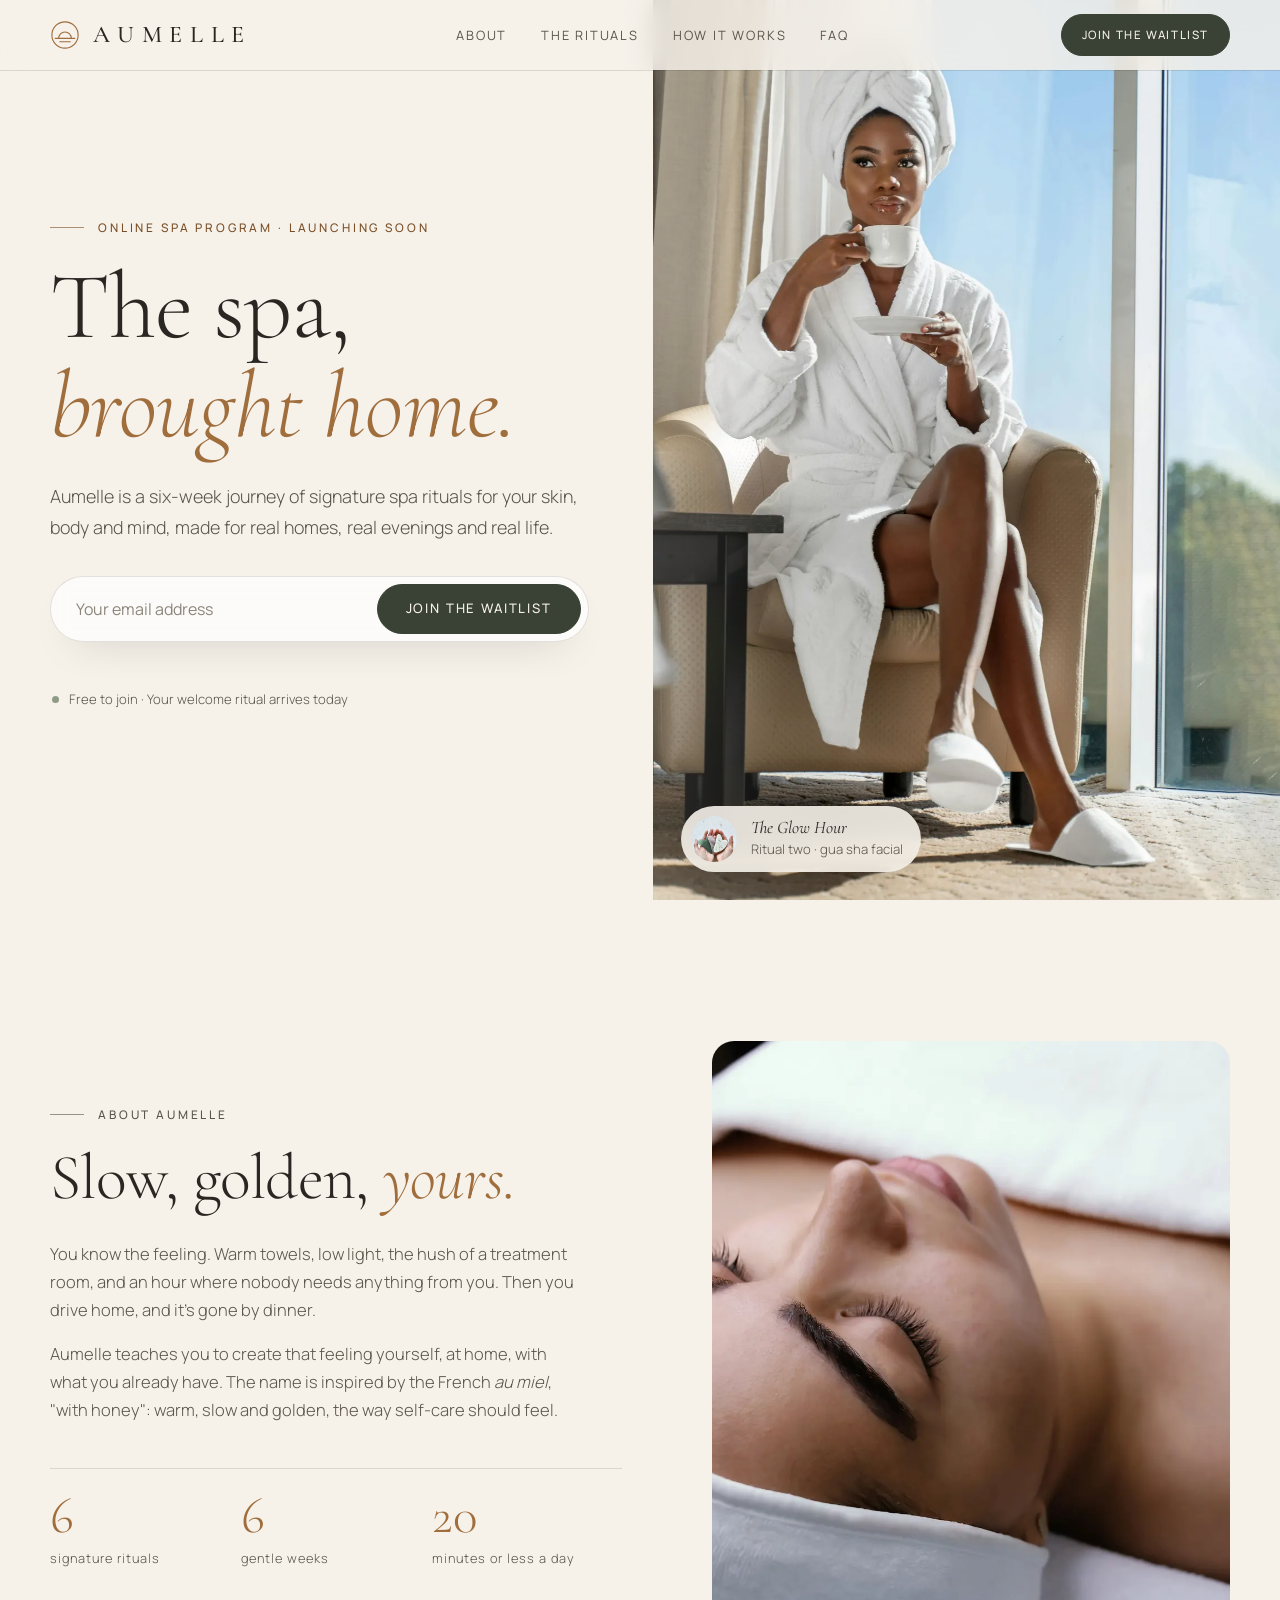
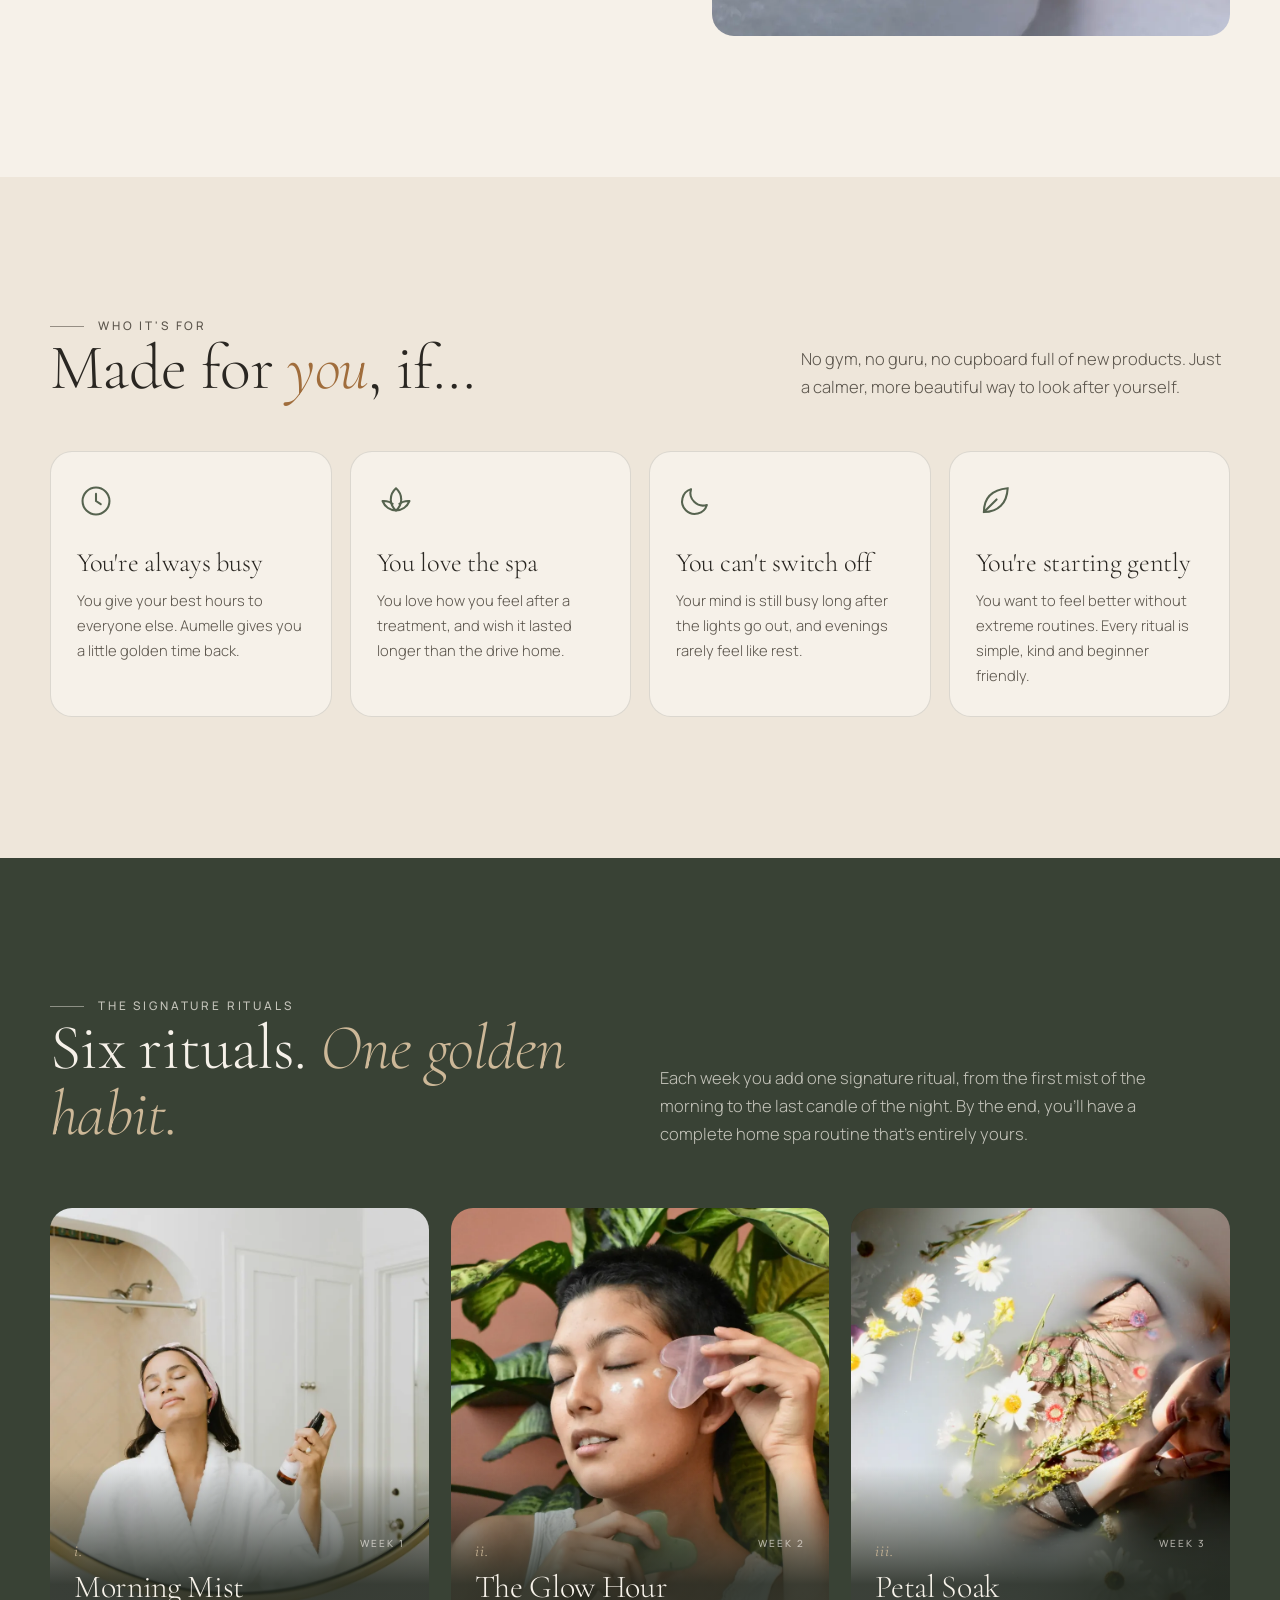
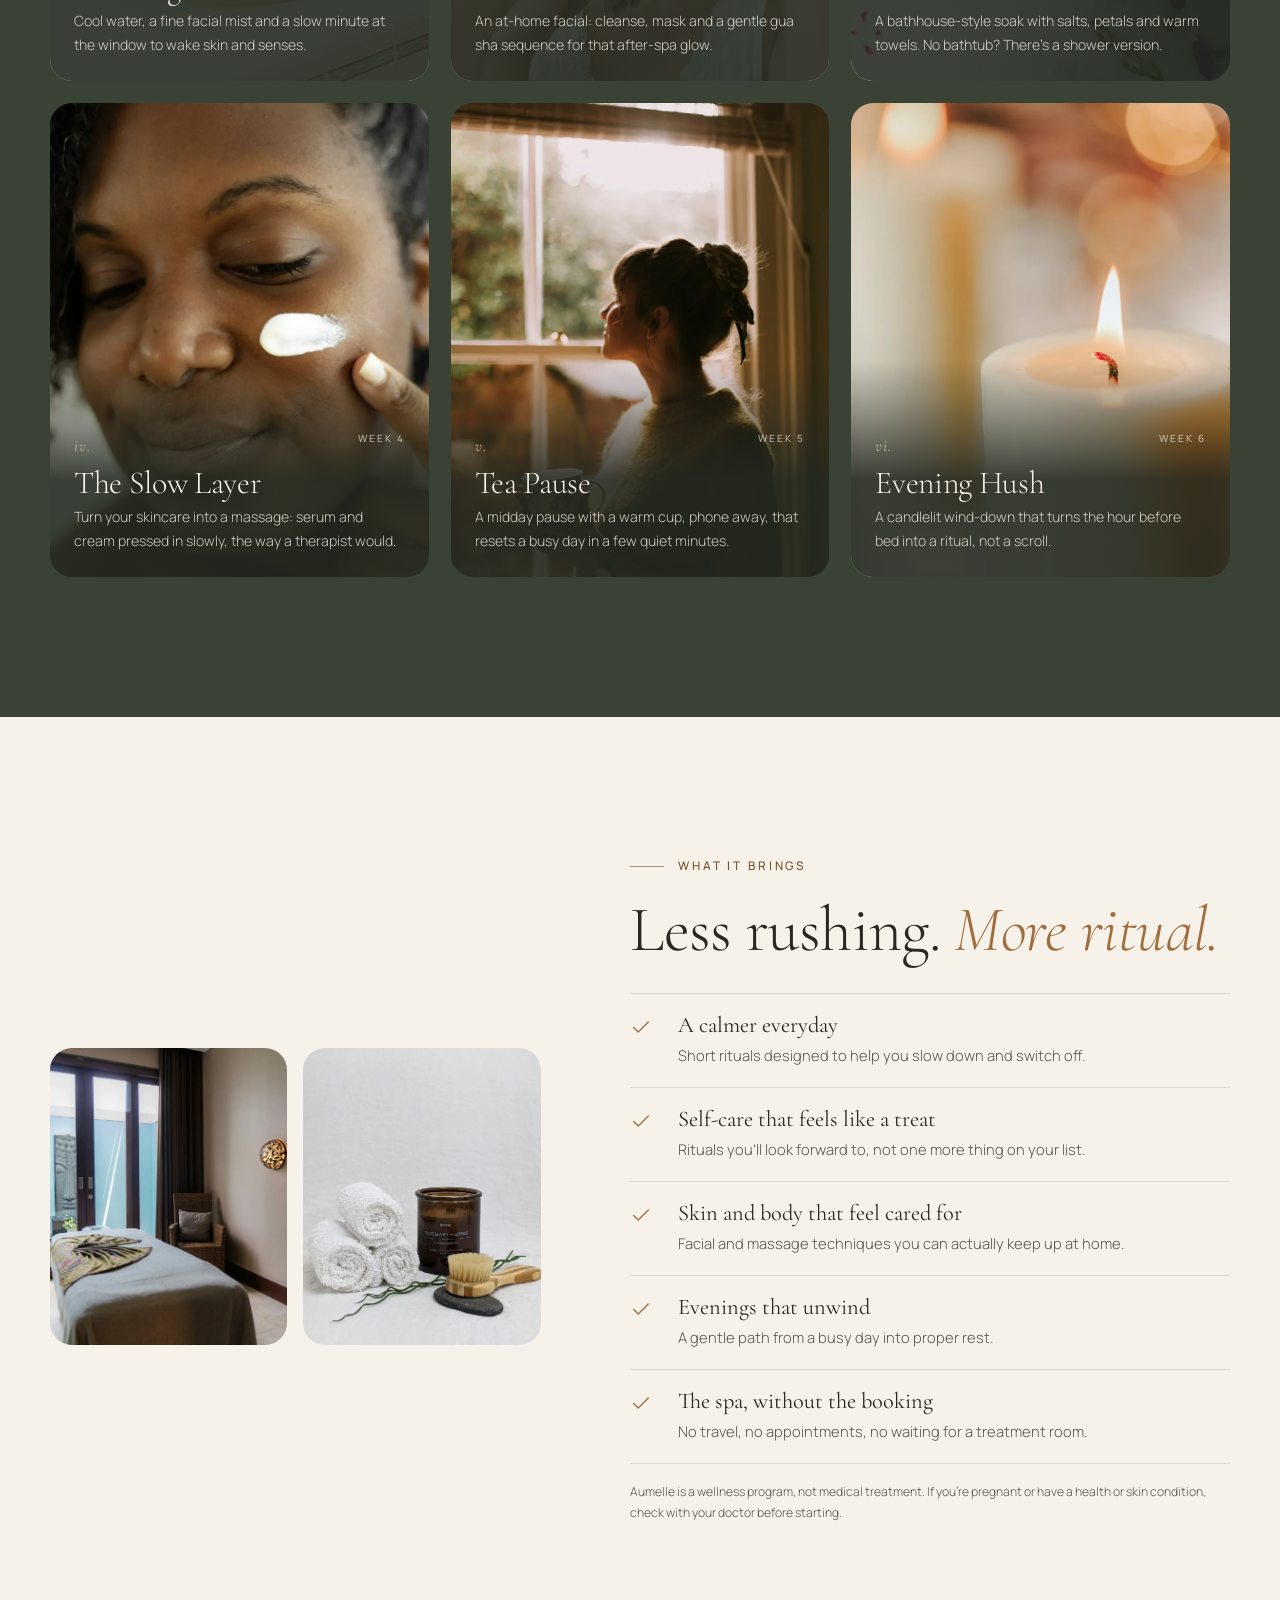
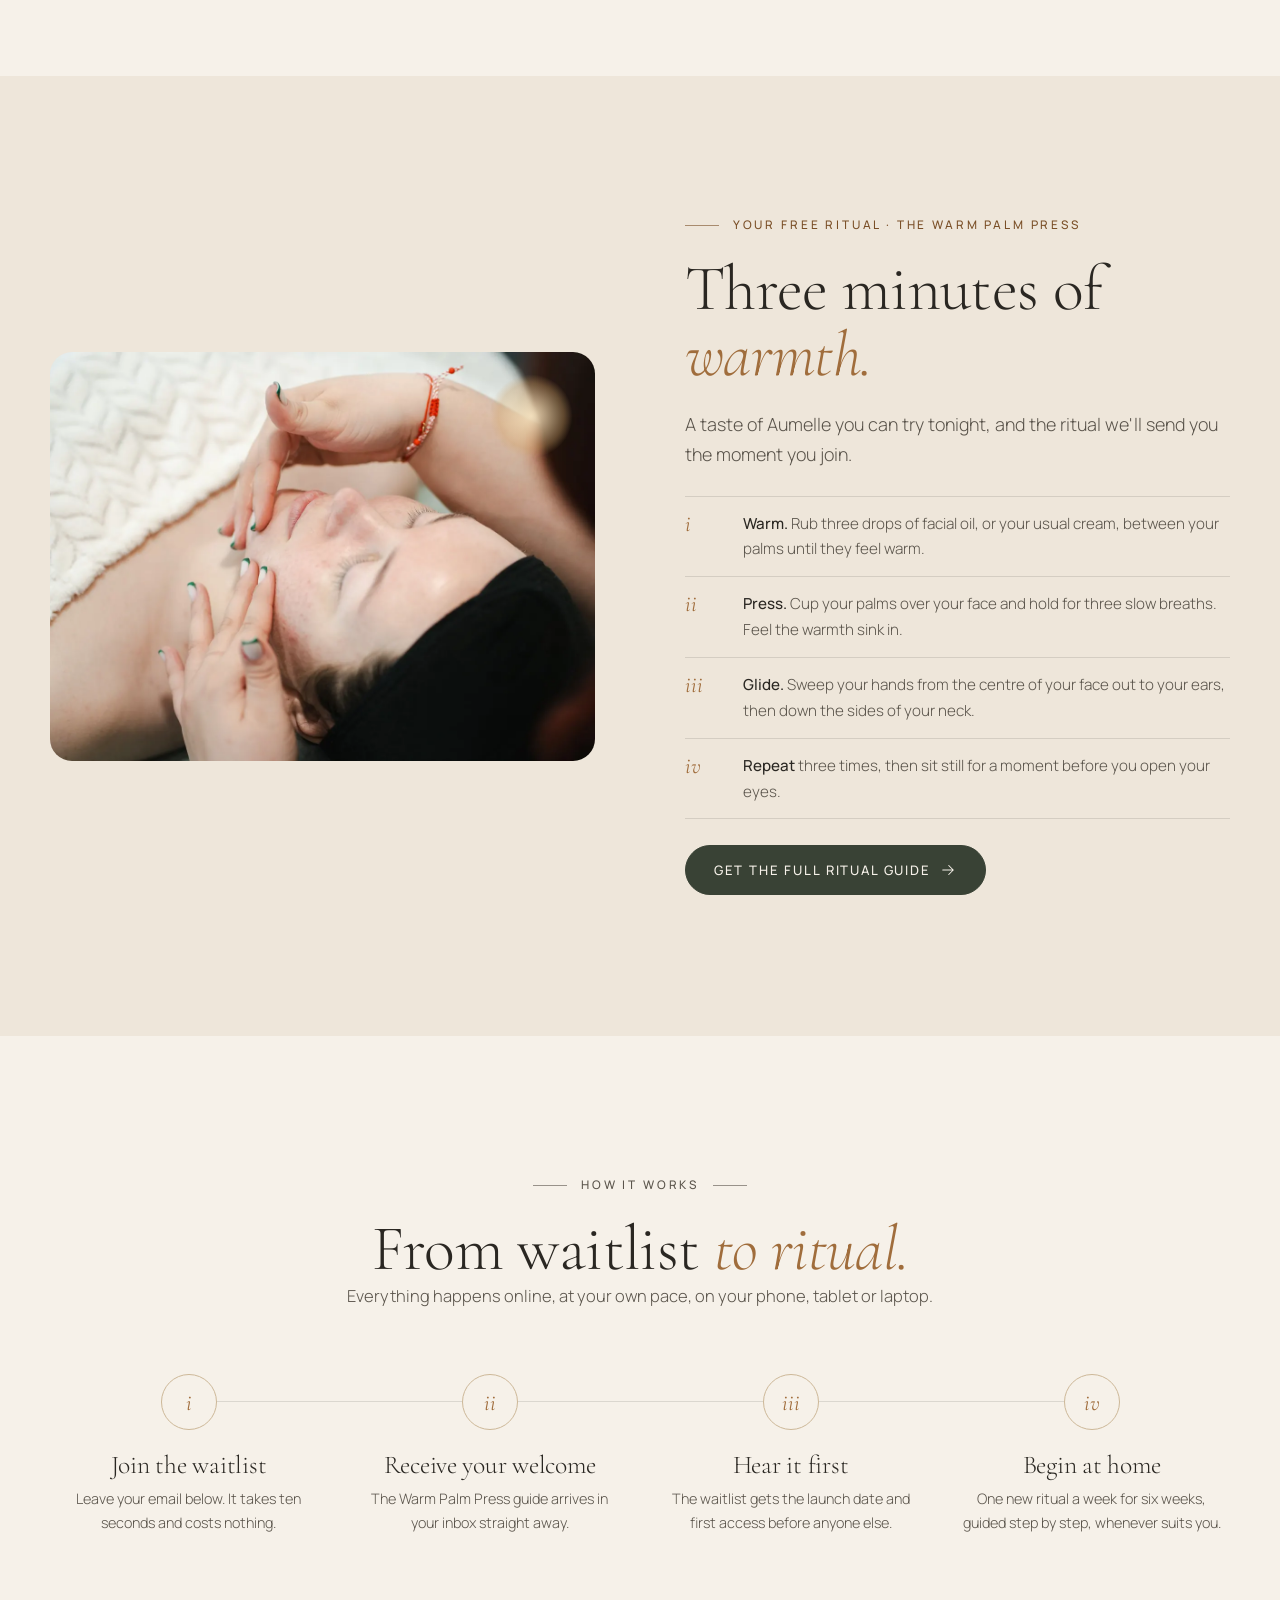
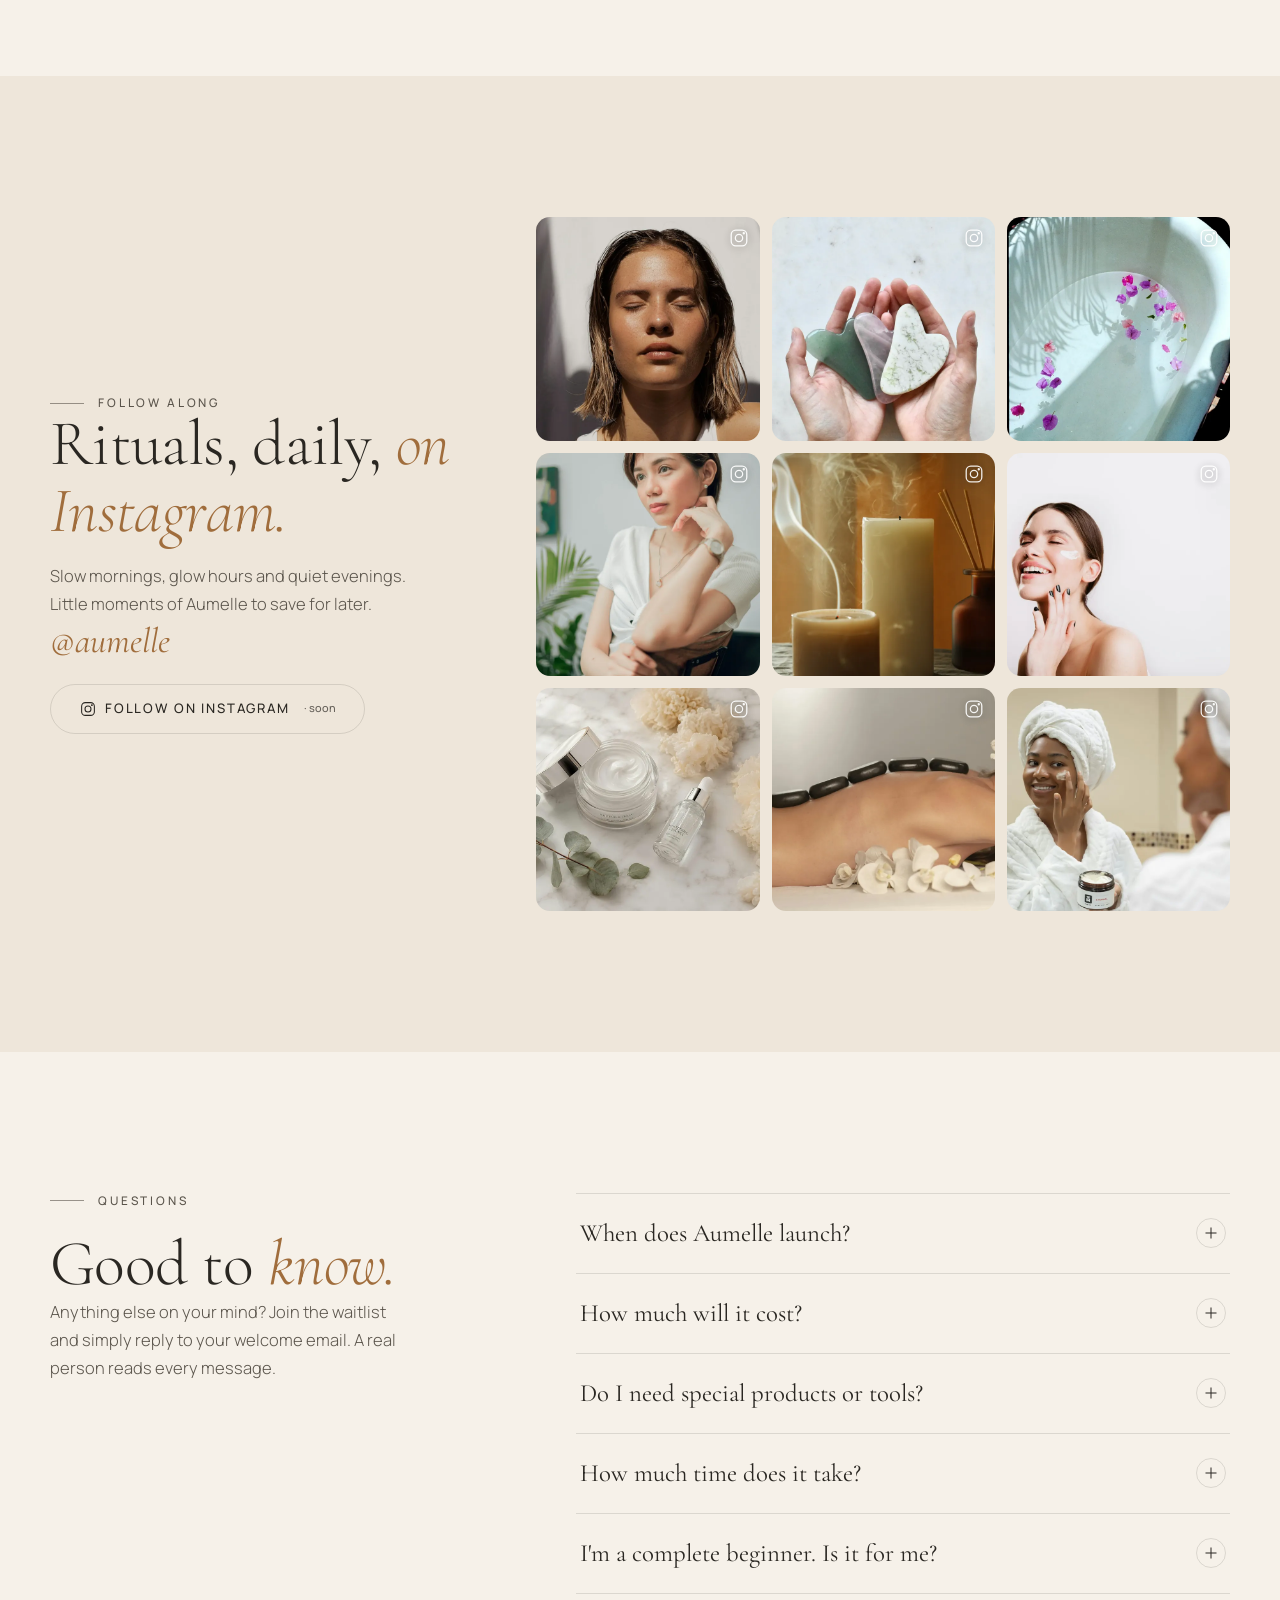
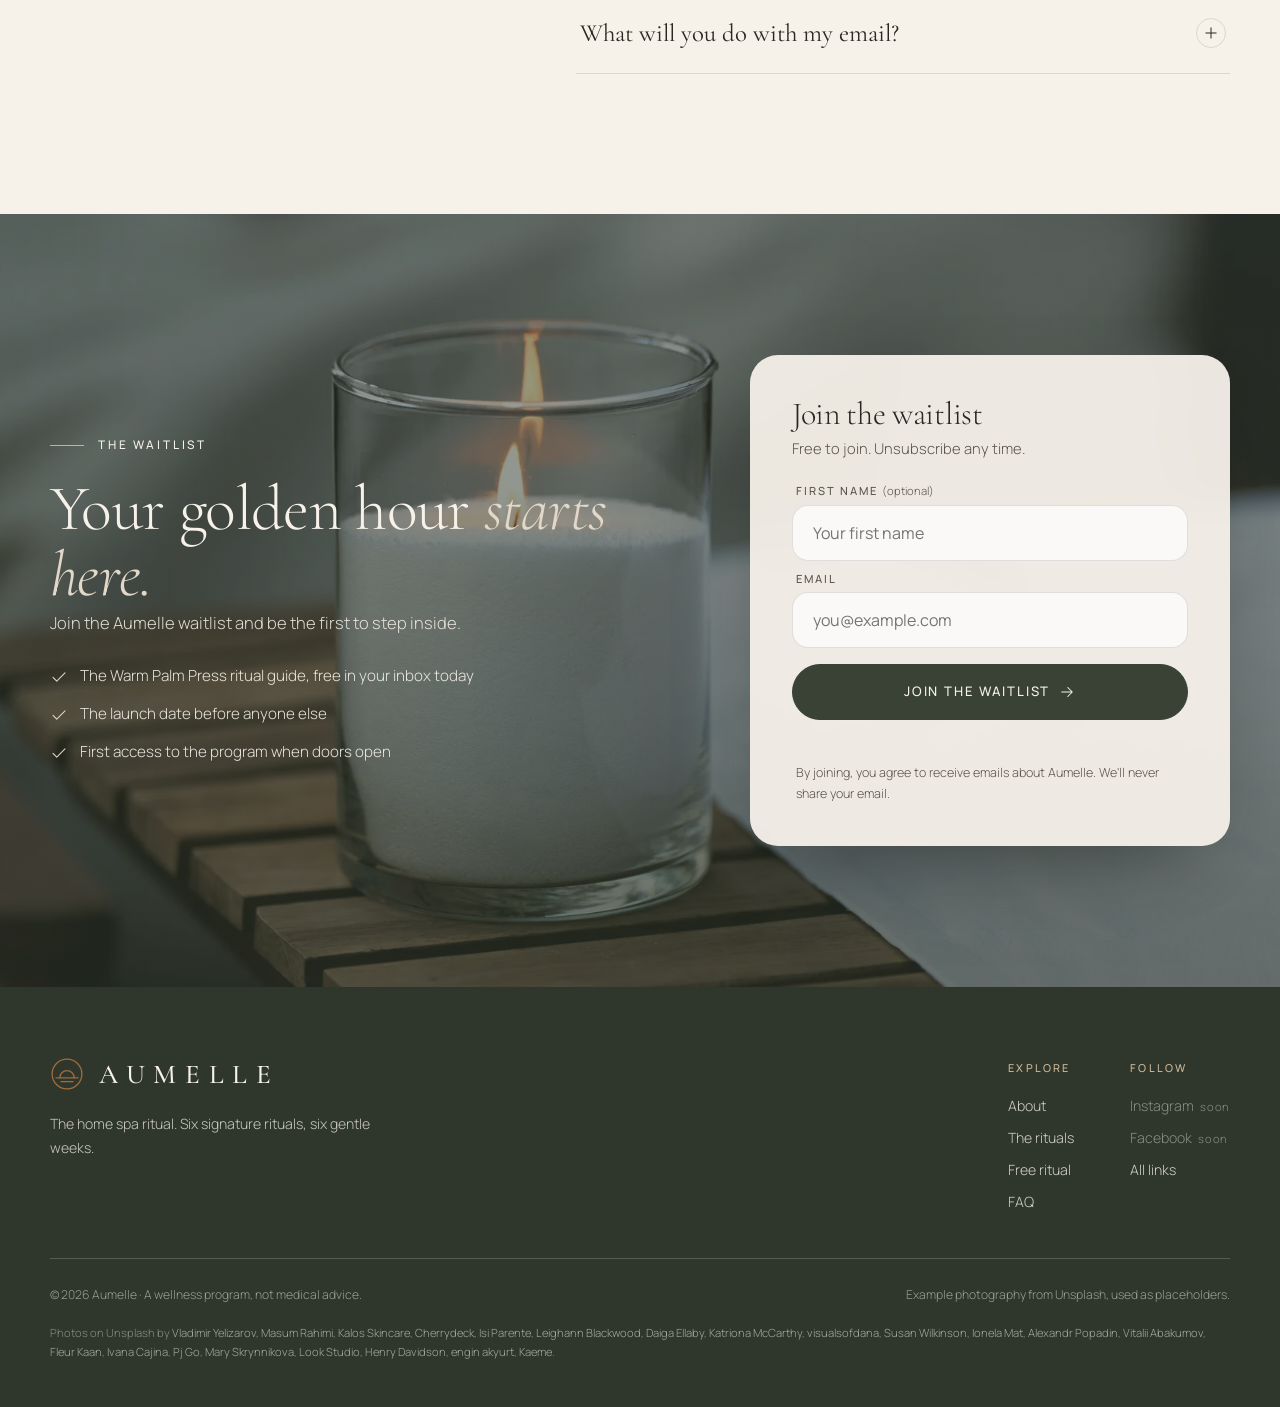
<file: index.html>
<!doctype html>
<html lang="en" class="no-js">
<head>
<meta charset="utf-8">
<meta name="viewport" content="width=device-width, initial-scale=1, viewport-fit=cover">
<title>Aumelle · The home spa ritual | Join the waitlist</title>
<meta name="description" content="Aumelle is an online spa program: six signature rituals over six gentle weeks that bring the calm and glow of the spa into your home. Join the waitlist for first access.">
<meta name="theme-color" content="#f6f1e9">
<link rel="canonical" href="https://mohammedbagowabair.github.io/Aumelle-Website/">
<meta property="og:type" content="website">
<meta property="og:site_name" content="Aumelle">
<meta property="og:title" content="Aumelle · The home spa ritual">
<meta property="og:description" content="Six signature rituals, six gentle weeks, the spa brought home. Join the waitlist for first access.">
<meta property="og:url" content="https://mohammedbagowabair.github.io/Aumelle-Website/">
<meta property="og:image" content="https://mohammedbagowabair.github.io/Aumelle-Website/assets/og.jpg">
<meta property="og:image:width" content="1200"><meta property="og:image:height" content="630">
<meta property="og:image:alt" content="Aumelle wordmark beside a woman relaxing with her eyes closed">
<meta name="twitter:card" content="summary_large_image">
<meta name="twitter:image" content="https://mohammedbagowabair.github.io/Aumelle-Website/assets/og.jpg">
<link rel="icon" href="assets/favicon.svg?v=202611112158" type="image/svg+xml">
<link rel="apple-touch-icon" href="assets/apple-touch-icon.png?v=202611112158">
<link rel="preload" href="assets/fonts/Cormorant-latin.woff2" as="font" type="font/woff2" crossorigin>
<link rel="preload" href="assets/fonts/Manrope-latin.woff2" as="font" type="font/woff2" crossorigin>
<link rel="preload" href="assets/img/hero.webp?v=202611112158" as="image" type="image/webp">
<link rel="stylesheet" href="assets/style.css?v=202611112158">
<script type="application/ld+json">{"@context":"https://schema.org","@type":"WebSite","name":"Aumelle","url":"https://mohammedbagowabair.github.io/Aumelle-Website/","description":"An online spa program: six signature rituals over six gentle weeks."}</script>
</head>
<body data-base="">
<a class="skip" href="#main">Skip to content</a>
<svg width="0" height="0" style="position:absolute" aria-hidden="true" focusable="false">
  <symbol id="i-check" viewBox="0 0 24 24"><path fill="none" stroke="currentColor" stroke-width="1.4" stroke-linecap="round" stroke-linejoin="round" d="M4 12.5l5 5L20 6.5"/></symbol>
  <symbol id="i-arrow" viewBox="0 0 24 24"><path fill="none" stroke="currentColor" stroke-width="1.4" stroke-linecap="round" stroke-linejoin="round" d="M5 12h14M13 6l6 6-6 6"/></symbol>
  <symbol id="i-ig" viewBox="0 0 24 24"><g fill="none" stroke="currentColor" stroke-width="1.4"><rect x="3.5" y="3.5" width="17" height="17" rx="5"/><circle cx="12" cy="12" r="4"/><circle cx="17.2" cy="6.8" r=".6" fill="currentColor"/></g></symbol>
  <symbol id="i-fb" viewBox="0 0 24 24"><path fill="none" stroke="currentColor" stroke-width="1.4" stroke-linejoin="round" d="M13.5 21v-7.5h2.6l.4-3h-3V8.6c0-.9.3-1.5 1.6-1.5h1.6V4.4c-.3 0-1.2-.1-2.3-.1-2.3 0-3.9 1.4-3.9 4v2.2H8v3h2.5V21"/></symbol>
  <symbol id="i-mail" viewBox="0 0 24 24"><g fill="none" stroke="currentColor" stroke-width="1.4" stroke-linejoin="round"><rect x="3" y="5.5" width="18" height="13" rx="2.5"/><path d="M3.5 7l8.5 6.5L20.5 7"/></g></symbol>
  <symbol id="i-leaf" viewBox="0 0 24 24"><g fill="none" stroke="currentColor" stroke-width="1.3" stroke-linecap="round"><path d="M5 19C5 10 10 5 20 4c-.5 9.5-6 15-15 15z"/><path d="M5 19l8-8"/></g></symbol>
  <symbol id="i-cal" viewBox="0 0 24 24"><g fill="none" stroke="currentColor" stroke-width="1.3" stroke-linecap="round"><rect x="3.5" y="5" width="17" height="15" rx="2.5"/><path d="M3.5 10h17M8 3v4M16 3v4"/></g></symbol>
  <symbol id="i-clock" viewBox="0 0 24 24"><g fill="none" stroke="currentColor" stroke-width="1.3" stroke-linecap="round"><circle cx="12" cy="12" r="8.5"/><path d="M12 7.5V12l3 2"/></g></symbol>
  <symbol id="i-moon" viewBox="0 0 24 24"><path fill="none" stroke="currentColor" stroke-width="1.3" stroke-linejoin="round" d="M19.5 14.5A8 8 0 0 1 9.5 4.5a8 8 0 1 0 10 10z"/></symbol>
  <symbol id="i-spa" viewBox="0 0 24 24"><g fill="none" stroke="currentColor" stroke-width="1.3" stroke-linejoin="round"><path d="M12 4c2.2 2 3.3 4.4 3.3 7S14.2 16 12 18c-2.2-2-3.3-4.4-3.3-7S9.8 6 12 4z"/><path d="M12 18c-3.6 0-7-2.2-8.5-6 2.6-.2 5 .6 6.8 2.2M12 18c3.6 0 7-2.2 8.5-6-2.6-.2-5 .6-6.8 2.2"/></g></symbol>
  <symbol id="i-seed" viewBox="0 0 24 24"><g fill="none" stroke="currentColor" stroke-width="1.3" stroke-linecap="round"><circle cx="12" cy="12" r="3"/><path d="M12 3v3M12 18v3M3 12h3M18 12h3M5.6 5.6l2.1 2.1M16.3 16.3l2.1 2.1M5.6 18.4l2.1-2.1M16.3 7.7l2.1-2.1"/></g></symbol>
  <symbol id="i-info" viewBox="0 0 24 24"><g fill="none" stroke="currentColor" stroke-width="1.3" stroke-linecap="round"><circle cx="12" cy="12" r="8.5"/><path d="M12 11v5.5M12 7.8v.2"/></g></symbol>
  <symbol id="i-wave" viewBox="0 0 24 24"><path fill="none" stroke="currentColor" stroke-width="1.3" stroke-linecap="round" d="M3 9c2.5-2 4.5-2 6 0s3.5 2 6 0 4.5-2 6 0M3 15c2.5-2 4.5-2 6 0s3.5 2 6 0 4.5-2 6 0"/></symbol>
</svg>


<header class="nav" id="nav">
  <div class="wrap">
    <a class="wm" href="#main" aria-label="Aumelle, home"><svg class="wm-mark" viewBox="0 0 40 40" aria-hidden="true"><circle cx="20" cy="20" r="17.5"/><path d="M11.5 24.5a8.5 8.5 0 0 1 17 0"/><path d="M7 24.5h26"/><path d="M13 29h14"/></svg><span class="wm-name">Aumelle</span></a>
    <nav class="nav-links" aria-label="Sections">
      <a href="#about">About</a>
      <a href="#rituals">The rituals</a>
      <a href="#how">How it works</a>
      <a href="#faq">FAQ</a>
    </nav>
    <a class="btn btn-sm" href="#waitlist">Join the waitlist</a>
  </div>
</header>

<main id="main">
<!-- HERO -->
<section class="hero split" aria-labelledby="h-hero">
  <div class="hero-grid">
    <div class="hero-copy-wrap">
      <div class="hero-copy">
        <p class="eyebrow reveal">Online spa program · Launching soon</p>
        <h1 id="h-hero" class="reveal d1">The spa,<span class="l2">brought home.</span></h1>
        <p class="lead reveal d2">Aumelle is a six-week journey of signature spa rituals for your skin, body and mind, made for real homes, real evenings and real life.</p>
        <div class="reveal d3" data-signup-box>
          <form class="signup" novalidate>
            <label class="sr" for="email-hero">Email address</label>
            <div class="field-row">
              <input id="email-hero" type="email" name="email" autocomplete="email" inputmode="email" placeholder="Your email address" required aria-describedby="msg-hero">
              <button class="btn" type="submit"><span class="lbl">Join the waitlist</span></button>
            </div>
            <div class="hp" aria-hidden="true"><label>Company<input type="text" name="company" tabindex="-1" autocomplete="off"></label></div>
            <p class="form-msg" id="msg-hero" role="status" aria-live="polite"></p>
          </form>
          <div class="thanks" role="status" aria-live="polite"><svg class="t-mark" viewBox="0 0 40 40" aria-hidden="true"><circle cx="20" cy="20" r="17.5"/><path d="M11.5 24.5a8.5 8.5 0 0 1 17 0"/><path d="M7 24.5h26"/><path d="M13 29h14"/></svg><h3>You're <em>on the list.</em></h3><p>Thank you for joining. Your welcome email, with the Warm Palm Press ritual guide, is on its way to your inbox.</p><p style="font-size:.84rem">Not there in a few minutes? Check Promotions or Spam.</p><span class="demo-flag">Preview mode: no email was saved or sent</span></div>
          <p class="hero-note"><span class="dot" aria-hidden="true"></span>Free to join · Your welcome ritual arrives today</p>
        </div>
      </div>
    </div>
    <figure class="hero-photo">
      <img src="assets/img/hero.webp?v=202611112158" width="1400" height="1750" alt="A woman in a white robe and hair towel relaxing with a cup of tea by a sunny window" fetchpriority="high">
      <figcaption class="hero-chip"><img src="assets/ig/ig2.webp?v=202611112158" width="700" height="700" alt="" loading="lazy"><span><b>The Glow Hour</b>Ritual two · gua sha facial</span></figcaption>
    </figure>
  </div>
</section>

<!-- ABOUT -->
<section class="sec intro" id="about" aria-labelledby="h-about">
  <div class="wrap grid">
    <div>
      <p class="eyebrow reveal">About Aumelle</p>
      <h2 id="h-about" class="reveal d1">Slow, golden, <em>yours.</em></h2>
      <p class="reveal d2">You know the feeling. Warm towels, low light, the hush of a treatment room, and an hour where nobody needs anything from you. Then you drive home, and it's gone by dinner.</p>
      <p class="reveal d2">Aumelle teaches you to create that feeling yourself, at home, with what you already have. The name is inspired by the French <em>au miel</em>, "with honey": warm, slow and golden, the way self-care should feel.</p>
      <div class="trio reveal d3">
        <div><b>6</b><span>signature rituals</span></div>
        <div><b>6</b><span>gentle weeks</span></div>
        <div><b>20</b><span>minutes or less a day</span></div>
      </div>
    </div>
    <figure class="frame reveal d2" style="margin:0;aspect-ratio:4/4.6">
      <img src="assets/img/intro.webp?v=202611112158" width="1600" height="1066" loading="lazy" alt="A woman lying on a spa bed with her eyes closed, hair wrapped in a white towel">
    </figure>
  </div>
</section>

<!-- FOR WHOM -->
<section class="sec forwhom" aria-labelledby="h-who">
  <div class="wrap">
    <div class="head">
      <div>
        <p class="eyebrow reveal">Who it's for</p>
        <h2 id="h-who" class="reveal d1">Made for <em>you</em>, if&hellip;</h2>
      </div>
      <p class="reveal d2">No gym, no guru, no cupboard full of new products. Just a calmer, more beautiful way to look after yourself.</p>
    </div>
    <ul class="who">
      <li class="reveal"><svg class="ic" aria-hidden="true"><use href="#i-clock"/></svg><h3>You're always busy</h3><p>You give your best hours to everyone else. Aumelle gives you a little golden time back.</p></li>
      <li class="reveal d1"><svg class="ic" aria-hidden="true"><use href="#i-spa"/></svg><h3>You love the spa</h3><p>You love how you feel after a treatment, and wish it lasted longer than the drive home.</p></li>
      <li class="reveal d2"><svg class="ic" aria-hidden="true"><use href="#i-moon"/></svg><h3>You can't switch off</h3><p>Your mind is still busy long after the lights go out, and evenings rarely feel like rest.</p></li>
      <li class="reveal d3"><svg class="ic" aria-hidden="true"><use href="#i-leaf"/></svg><h3>You're starting gently</h3><p>You want to feel better without extreme routines. Every ritual is simple, kind and beginner friendly.</p></li>
    </ul>
  </div>
</section>

<!-- RITUALS -->
<section class="sec rituals" id="rituals" aria-labelledby="h-rituals">
  <div class="wrap">
    <div class="head">
      <div>
        <p class="eyebrow reveal">The signature rituals</p>
        <h2 id="h-rituals" class="reveal d1">Six rituals. <em>One golden habit.</em></h2>
      </div>
      <p class="reveal d2">Each week you add one signature ritual, from the first mist of the morning to the last candle of the night. By the end, you'll have a complete home spa routine that's entirely yours.</p>
    </div>
    <ol class="rgrid">
      <li class="rcard reveal"><div class="ph"><img src="assets/img/r-mist.webp?v=202611112158" width="900" height="1125" loading="lazy" alt="A woman in a white robe spraying facial mist in front of a round mirror"></div><div class="body"><span class="n">i.</span><span class="wk">Week 1</span><h3>Morning Mist</h3><p>Cool water, a fine facial mist and a slow minute at the window to wake skin and senses.</p></div></li>
      <li class="rcard reveal d1"><div class="ph"><img src="assets/img/r-glow.webp?v=202611112158" width="900" height="1125" loading="lazy" alt="A woman with eyes closed using a rose quartz gua sha on her cheek"></div><div class="body"><span class="n">ii.</span><span class="wk">Week 2</span><h3>The Glow Hour</h3><p>An at-home facial: cleanse, mask and a gentle gua sha sequence for that after-spa glow.</p></div></li>
      <li class="rcard reveal d2"><div class="ph"><img src="assets/img/r-soak.webp?v=202611112158" width="900" height="1125" loading="lazy" alt="A woman relaxing in a milky bath scattered with daisies"></div><div class="body"><span class="n">iii.</span><span class="wk">Week 3</span><h3>Petal Soak</h3><p>A bathhouse-style soak with salts, petals and warm towels. No bathtub? There's a shower version.</p></div></li>
      <li class="rcard reveal"><div class="ph"><img src="assets/img/r-layer.webp?v=202611112158" width="900" height="1125" loading="lazy" alt="A smiling woman applying a dot of cream to her cheek"></div><div class="body"><span class="n">iv.</span><span class="wk">Week 4</span><h3>The Slow Layer</h3><p>Turn your skincare into a massage: serum and cream pressed in slowly, the way a therapist would.</p></div></li>
      <li class="rcard reveal d1"><div class="ph"><img src="assets/img/r-tea.webp?v=202611112158" width="900" height="1125" loading="lazy" alt="A woman holding a cup of tea by a sunlit window"></div><div class="body"><span class="n">v.</span><span class="wk">Week 5</span><h3>Tea Pause</h3><p>A midday pause with a warm cup, phone away, that resets a busy day in a few quiet minutes.</p></div></li>
      <li class="rcard reveal d2"><div class="ph"><img src="assets/img/r-hush.webp?v=202611112158" width="900" height="1125" loading="lazy" alt="A lit white candle glowing in soft warm light"></div><div class="body"><span class="n">vi.</span><span class="wk">Week 6</span><h3>Evening Hush</h3><p>A candlelit wind-down that turns the hour before bed into a ritual, not a scroll.</p></div></li>
    </ol>
  </div>
</section>

<!-- BENEFITS -->
<section class="sec benefits" aria-labelledby="h-ben">
  <div class="wrap grid">
    <div class="bimgs">
      <figure class="frame reveal" style="margin:0"><img src="assets/img/room.webp?v=202611112158" width="1000" height="1250" loading="lazy" alt="A calm spa treatment room with a made-up massage bed and soft light"></figure>
      <figure class="frame reveal d2" style="margin:0"><img src="assets/img/towels.webp?v=202611112158" width="1000" height="1250" loading="lazy" alt="Rolled white towels, an amber candle jar and a wooden body brush"></figure>
    </div>
    <div>
      <p class="eyebrow reveal">What it brings</p>
      <h2 class="reveal d1" id="h-ben">Less rushing. <em>More ritual.</em></h2>
      <ul class="blist">
        <li class="reveal"><svg aria-hidden="true"><use href="#i-check"/></svg><div><b>A calmer everyday</b><span>Short rituals designed to help you slow down and switch off.</span></div></li>
        <li class="reveal d1"><svg aria-hidden="true"><use href="#i-check"/></svg><div><b>Self-care that feels like a treat</b><span>Rituals you'll look forward to, not one more thing on your list.</span></div></li>
        <li class="reveal d2"><svg aria-hidden="true"><use href="#i-check"/></svg><div><b>Skin and body that feel cared for</b><span>Facial and massage techniques you can actually keep up at home.</span></div></li>
        <li class="reveal d3"><svg aria-hidden="true"><use href="#i-check"/></svg><div><b>Evenings that unwind</b><span>A gentle path from a busy day into proper rest.</span></div></li>
        <li class="reveal d4"><svg aria-hidden="true"><use href="#i-check"/></svg><div><b>The spa, without the booking</b><span>No travel, no appointments, no waiting for a treatment room.</span></div></li>
      </ul>
      <p class="fine reveal">Aumelle is a wellness program, not medical treatment. If you're pregnant or have a health or skin condition, check with your doctor before starting.</p>
    </div>
  </div>
</section>

<!-- FREE RITUAL -->
<section class="sec palm forwhom" id="free-ritual" aria-labelledby="h-palm">
  <div class="wrap grid">
    <figure class="frame reveal" style="margin:0"><img src="assets/img/palm.webp?v=202611112158" width="1200" height="900" loading="lazy" alt="A woman with eyes closed, hands resting gently on her face"><span class="glow" aria-hidden="true"></span></figure>
    <div>
      <p class="eyebrow reveal">Your free ritual · The Warm Palm Press</p>
      <h2 id="h-palm" class="reveal d1">Three minutes of <em>warmth.</em></h2>
      <p class="lead reveal d2">A taste of Aumelle you can try tonight, and the ritual we'll send you the moment you join.</p>
      <ol class="psteps reveal d2">
        <li><span><b>Warm.</b> Rub three drops of facial oil, or your usual cream, between your palms until they feel warm.</span></li>
        <li><span><b>Press.</b> Cup your palms over your face and hold for three slow breaths. Feel the warmth sink in.</span></li>
        <li><span><b>Glide.</b> Sweep your hands from the centre of your face out to your ears, then down the sides of your neck.</span></li>
        <li><span><b>Repeat</b> three times, then sit still for a moment before you open your eyes.</span></li>
      </ol>
      <a class="btn reveal d3" href="#waitlist">Get the full ritual guide<svg class="arr" width="18" height="18" aria-hidden="true"><use href="#i-arrow"/></svg></a>
    </div>
  </div>
</section>

<!-- HOW -->
<section class="sec how" id="how" aria-labelledby="h-how">
  <div class="wrap">
    <div class="head">
      <p class="eyebrow reveal">How it works</p>
      <h2 id="h-how" class="reveal d1">From waitlist <em>to ritual.</em></h2>
      <p class="reveal d2">Everything happens online, at your own pace, on your phone, tablet or laptop.</p>
    </div>
    <ol class="steps">
      <li class="reveal"><span class="num">i</span><div><h3>Join the waitlist</h3><p>Leave your email below. It takes ten seconds and costs nothing.</p></div></li>
      <li class="reveal d1"><span class="num">ii</span><div><h3>Receive your welcome</h3><p>The Warm Palm Press guide arrives in your inbox straight away.</p></div></li>
      <li class="reveal d2"><span class="num">iii</span><div><h3>Hear it first</h3><p>The waitlist gets the launch date and first access before anyone else.</p></div></li>
      <li class="reveal d3"><span class="num">iv</span><div><h3>Begin at home</h3><p>One new ritual a week for six weeks, guided step by step, whenever suits you.</p></div></li>
    </ol>
  </div>
</section>

<!-- INSTAGRAM -->
<section class="sec insta forwhom" id="instagram" aria-labelledby="h-ig">
  <div class="wrap cols">
    <div class="head">
      <p class="eyebrow reveal">Follow along</p>
      <h2 id="h-ig" class="reveal d1">Rituals, daily, <em>on Instagram.</em></h2>
      <p class="reveal d2" style="color:var(--ink-2);margin-top:18px;max-width:24em">Slow mornings, glow hours and quiet evenings. Little moments of Aumelle to save for later.</p>
      <a class="handle reveal d2" data-social="instagram" href="#">@aumelle</a>
      <div class="reveal d3" style="margin-top:22px"><a class="btn btn-line" data-social="instagram" href="#"><svg width="18" height="18" aria-hidden="true"><use href="#i-ig"/></svg>Follow on Instagram<small data-soon style="text-transform:none;letter-spacing:0;margin-left:6px;opacity:.7">· soon</small></a></div>
    </div>
    <ul class="igrid reveal d1" aria-label="Example Instagram posts">
      <li><a data-social="instagram" href="#" aria-label="Aumelle on Instagram: Woman with wet hair and eyes closed in soft sunlight"><img src="assets/ig/ig1.webp?v=202611112158" width="700" height="700" loading="lazy" alt="Woman with wet hair and eyes closed in soft sunlight"><svg class="ig-ico" aria-hidden="true"><use href="#i-ig"/></svg></a></li>
      <li><a data-social="instagram" href="#" aria-label="Aumelle on Instagram: Hands holding heart-shaped gua sha stones"><img src="assets/ig/ig2.webp?v=202611112158" width="700" height="700" loading="lazy" alt="Hands holding heart-shaped gua sha stones"><svg class="ig-ico" aria-hidden="true"><use href="#i-ig"/></svg></a></li>
      <li><a data-social="instagram" href="#" aria-label="Aumelle on Instagram: A white bathtub with floating pink petals"><img src="assets/ig/ig3.webp?v=202611112158" width="700" height="700" loading="lazy" alt="A white bathtub with floating pink petals"><svg class="ig-ico" aria-hidden="true"><use href="#i-ig"/></svg></a></li>
      <li><a data-social="instagram" href="#" aria-label="Aumelle on Instagram: A woman in a white shirt sitting calmly by a window"><img src="assets/ig/ig4.webp?v=202611112158" width="700" height="700" loading="lazy" alt="A woman in a white shirt sitting calmly by a window"><svg class="ig-ico" aria-hidden="true"><use href="#i-ig"/></svg></a></li>
      <li><a data-social="instagram" href="#" aria-label="Aumelle on Instagram: Candles and an incense stick in warm light"><img src="assets/ig/ig5.webp?v=202611112158" width="700" height="700" loading="lazy" alt="Candles and an incense stick in warm light"><svg class="ig-ico" aria-hidden="true"><use href="#i-ig"/></svg></a></li>
      <li><a data-social="instagram" href="#" aria-label="Aumelle on Instagram: A smiling woman with a dot of cream on her cheek"><img src="assets/ig/ig6.webp?v=202611112158" width="700" height="700" loading="lazy" alt="A smiling woman with a dot of cream on her cheek"><svg class="ig-ico" aria-hidden="true"><use href="#i-ig"/></svg></a></li>
      <li><a data-social="instagram" href="#" aria-label="Aumelle on Instagram: Skincare jar, serum and eucalyptus on marble"><img src="assets/ig/ig7.webp?v=202611112158" width="700" height="700" loading="lazy" alt="Skincare jar, serum and eucalyptus on marble"><svg class="ig-ico" aria-hidden="true"><use href="#i-ig"/></svg></a></li>
      <li><a data-social="instagram" href="#" aria-label="Aumelle on Instagram: Hot stones placed along a back at a spa"><img src="assets/ig/ig8.webp?v=202611112158" width="700" height="700" loading="lazy" alt="Hot stones placed along a back at a spa"><svg class="ig-ico" aria-hidden="true"><use href="#i-ig"/></svg></a></li>
      <li><a data-social="instagram" href="#" aria-label="Aumelle on Instagram: A woman in a towel and robe applying cream at the mirror"><img src="assets/ig/ig9.webp?v=202611112158" width="700" height="700" loading="lazy" alt="A woman in a towel and robe applying cream at the mirror"><svg class="ig-ico" aria-hidden="true"><use href="#i-ig"/></svg></a></li>
    </ul>
  </div>
</section>

<!-- FAQ -->
<section class="sec faq" id="faq" aria-labelledby="h-faq" style="background:var(--linen)">
  <div class="wrap grid">
    <div class="side">
      <p class="eyebrow reveal">Questions</p>
      <h2 id="h-faq" class="reveal d1">Good to <em>know.</em></h2>
      <p class="reveal d2">Anything else on your mind? Join the waitlist and simply reply to your welcome email. A real person reads every message.</p>
    </div>
    <div class="qa reveal d1">
      <details><summary>When does Aumelle launch?<span class="pm" aria-hidden="true"></span></summary><div class="a">Very soon. The launch date goes to the waitlist first, before it's shared anywhere else.</div></details>
      <details><summary>How much will it cost?<span class="pm" aria-hidden="true"></span></summary><div class="a">Pricing will be announced at launch. Waitlist members hear it first and get first access, so joining now is the best way to make sure you don't miss out.</div></details>
      <details><summary>Do I need special products or tools?<span class="pm" aria-hidden="true"></span></summary><div class="a">No. Every ritual works with what you already have: a basin or shower, a towel, your usual skincare and a quiet corner. Optional extras, like a gua sha stone or bath salts, are suggested, never required.</div></details>
      <details><summary>How much time does it take?<span class="pm" aria-hidden="true"></span></summary><div class="a">Most rituals take 20 minutes or less. Short on time? Each one has a five-minute version for busy days.</div></details>
      <details><summary>I'm a complete beginner. Is it for me?<span class="pm" aria-hidden="true"></span></summary><div class="a">Absolutely. Nothing is extreme or complicated. Each ritual is explained step by step, and you can go at your own pace.</div></details>
      <details><summary>What will you do with my email?<span class="pm" aria-hidden="true"></span></summary><div class="a">We'll only use it to send you your welcome ritual and news about Aumelle. We never sell or share it, and you can unsubscribe with one click at any time.</div></details>
    </div>
  </div>
</section>

<!-- WAITLIST -->
<section class="sec cta" id="waitlist" aria-labelledby="h-wait">
  <div class="bg" aria-hidden="true"><img src="assets/img/cta.webp?v=202611112158" width="1800" height="1012" loading="lazy" alt=""></div>
  <div class="wrap">
    <div class="copy">
      <p class="eyebrow reveal">The waitlist</p>
      <h2 id="h-wait" class="reveal d1">Your golden hour <em>starts here.</em></h2>
      <p class="reveal d2">Join the Aumelle waitlist and be the first to step inside.</p>
      <ul class="perks reveal d3">
        <li><svg aria-hidden="true"><use href="#i-check"/></svg>The Warm Palm Press ritual guide, free in your inbox today</li>
        <li><svg aria-hidden="true"><use href="#i-check"/></svg>The launch date before anyone else</li>
        <li><svg aria-hidden="true"><use href="#i-check"/></svg>First access to the program when doors open</li>
      </ul>
    </div>
    <div class="card reveal d2" data-signup-box>
      <form class="signup stacked" novalidate>
        <h3>Join the waitlist</h3>
        <p class="sub">Free to join. Unsubscribe any time.</p>
        <div class="fields">
          <div><label class="lbl-t" for="name-cta">First name <span style="text-transform:none;letter-spacing:0;font-weight:300">(optional)</span></label><input id="name-cta" type="text" name="name" autocomplete="given-name" placeholder="Your first name"></div>
          <div><label class="lbl-t" for="email-cta">Email</label><input id="email-cta" type="email" name="email" autocomplete="email" inputmode="email" placeholder="you@example.com" required aria-describedby="msg-cta"></div>
          <button class="btn" type="submit"><span class="lbl">Join the waitlist</span><svg class="arr" width="18" height="18" aria-hidden="true"><use href="#i-arrow"/></svg></button>
        </div>
        <div class="hp" aria-hidden="true"><label>Company<input type="text" name="company" tabindex="-1" autocomplete="off"></label></div>
        <p class="form-msg" id="msg-cta" role="status" aria-live="polite"></p>
        <p class="consent">By joining, you agree to receive emails about Aumelle. We'll never share your email.</p>
      </form>
      <div class="thanks" role="status" aria-live="polite"><svg class="t-mark" viewBox="0 0 40 40" aria-hidden="true"><circle cx="20" cy="20" r="17.5"/><path d="M11.5 24.5a8.5 8.5 0 0 1 17 0"/><path d="M7 24.5h26"/><path d="M13 29h14"/></svg><h3>You're <em>on the list.</em></h3><p>Thank you for joining. Your welcome email, with the Warm Palm Press ritual guide, is on its way to your inbox.</p><p style="font-size:.84rem">Not there in a few minutes? Check Promotions or Spam.</p><span class="demo-flag">Preview mode: no email was saved or sent</span></div>
    </div>
  </div>
</section>
</main>

<footer class="foot">
  <div class="wrap">
    <div class="top">
      <div>
        <a class="wm" href="#main" aria-label="Aumelle, home"><svg class="wm-mark" viewBox="0 0 40 40" aria-hidden="true"><circle cx="20" cy="20" r="17.5"/><path d="M11.5 24.5a8.5 8.5 0 0 1 17 0"/><path d="M7 24.5h26"/><path d="M13 29h14"/></svg><span class="wm-name">Aumelle</span></a>
        <p class="tag">The home spa ritual. Six signature rituals, six gentle weeks.</p>
      </div>
      <nav aria-label="Footer">
        <div><h4>Explore</h4><a href="#about">About</a><a href="#rituals">The rituals</a><a href="#free-ritual">Free ritual</a><a href="#faq">FAQ</a></div>
        <div><h4>Follow</h4><a data-social="instagram" href="#">Instagram<small data-soon>soon</small></a><a data-social="facebook" href="#">Facebook<small data-soon>soon</small></a><a href="links/">All links</a></div>
      </nav>
    </div>
    <div class="bottom">
      <span>© <span data-year>2026</span> Aumelle · A wellness program, not medical advice.</span>
      <span>Example photography from Unsplash, used as placeholders.</span>
    </div>
    <p class="credits">Photos on Unsplash by <a href="https://unsplash.com/@yelizarov?utm_source=aumelle&amp;utm_medium=referral" target="_blank" rel="noopener">Vladimir Yelizarov</a>, <a href="https://unsplash.com/@masumrh?utm_source=aumelle&amp;utm_medium=referral" target="_blank" rel="noopener">Masum Rahimi</a>, <a href="https://unsplash.com/@kalosskin?utm_source=aumelle&amp;utm_medium=referral" target="_blank" rel="noopener">Kalos Skincare</a>, <a href="https://unsplash.com/@cherrydeck?utm_source=aumelle&amp;utm_medium=referral" target="_blank" rel="noopener">Cherrydeck</a>, <a href="https://unsplash.com/@isiparente?utm_source=aumelle&amp;utm_medium=referral" target="_blank" rel="noopener">Isi Parente</a>, <a href="https://unsplash.com/@ohleighann?utm_source=aumelle&amp;utm_medium=referral" target="_blank" rel="noopener">Leighann Blackwood</a>, <a href="https://unsplash.com/@daiga_ellaby?utm_source=aumelle&amp;utm_medium=referral" target="_blank" rel="noopener">Daiga Ellaby</a>, <a href="https://unsplash.com/@dewdrop157?utm_source=aumelle&amp;utm_medium=referral" target="_blank" rel="noopener">Katriona McCarthy</a>, <a href="https://unsplash.com/@visualsofdana?utm_source=aumelle&amp;utm_medium=referral" target="_blank" rel="noopener">visualsofdana</a>, <a href="https://unsplash.com/@susan_wilkinson?utm_source=aumelle&amp;utm_medium=referral" target="_blank" rel="noopener">Susan Wilkinson</a>, <a href="https://unsplash.com/@ionelaaaaa?utm_source=aumelle&amp;utm_medium=referral" target="_blank" rel="noopener">Ionela Mat</a>, <a href="https://unsplash.com/@irrabagon?utm_source=aumelle&amp;utm_medium=referral" target="_blank" rel="noopener">Alexandr Popadin</a>, <a href="https://unsplash.com/@scoutori?utm_source=aumelle&amp;utm_medium=referral" target="_blank" rel="noopener">Vitalii Abakumov</a>, <a href="https://unsplash.com/@fleuraimeekaan?utm_source=aumelle&amp;utm_medium=referral" target="_blank" rel="noopener">Fleur Kaan</a>, <a href="https://unsplash.com/@von_co?utm_source=aumelle&amp;utm_medium=referral" target="_blank" rel="noopener">Ivana Cajina</a>, <a href="https://unsplash.com/@phizzahot?utm_source=aumelle&amp;utm_medium=referral" target="_blank" rel="noopener">Pj Go</a>, <a href="https://unsplash.com/@mary_skr?utm_source=aumelle&amp;utm_medium=referral" target="_blank" rel="noopener">Mary Skrynnikova</a>, <a href="https://unsplash.com/@lookphoto?utm_source=aumelle&amp;utm_medium=referral" target="_blank" rel="noopener">Look Studio</a>, <a href="https://unsplash.com/@henrydavisonny?utm_source=aumelle&amp;utm_medium=referral" target="_blank" rel="noopener">Henry Davidson</a>, <a href="https://unsplash.com/@enginakyurt?utm_source=aumelle&amp;utm_medium=referral" target="_blank" rel="noopener">engin akyurt</a>, <a href="https://unsplash.com/@hellokaeme?utm_source=aumelle&amp;utm_medium=referral" target="_blank" rel="noopener">Kaeme</a>.</p>
  </div>
</footer>
<script src="assets/config.js?v=202611112158"></script>
<script src="assets/app.js?v=202611112158"></script>
</body>
</html>
</file>
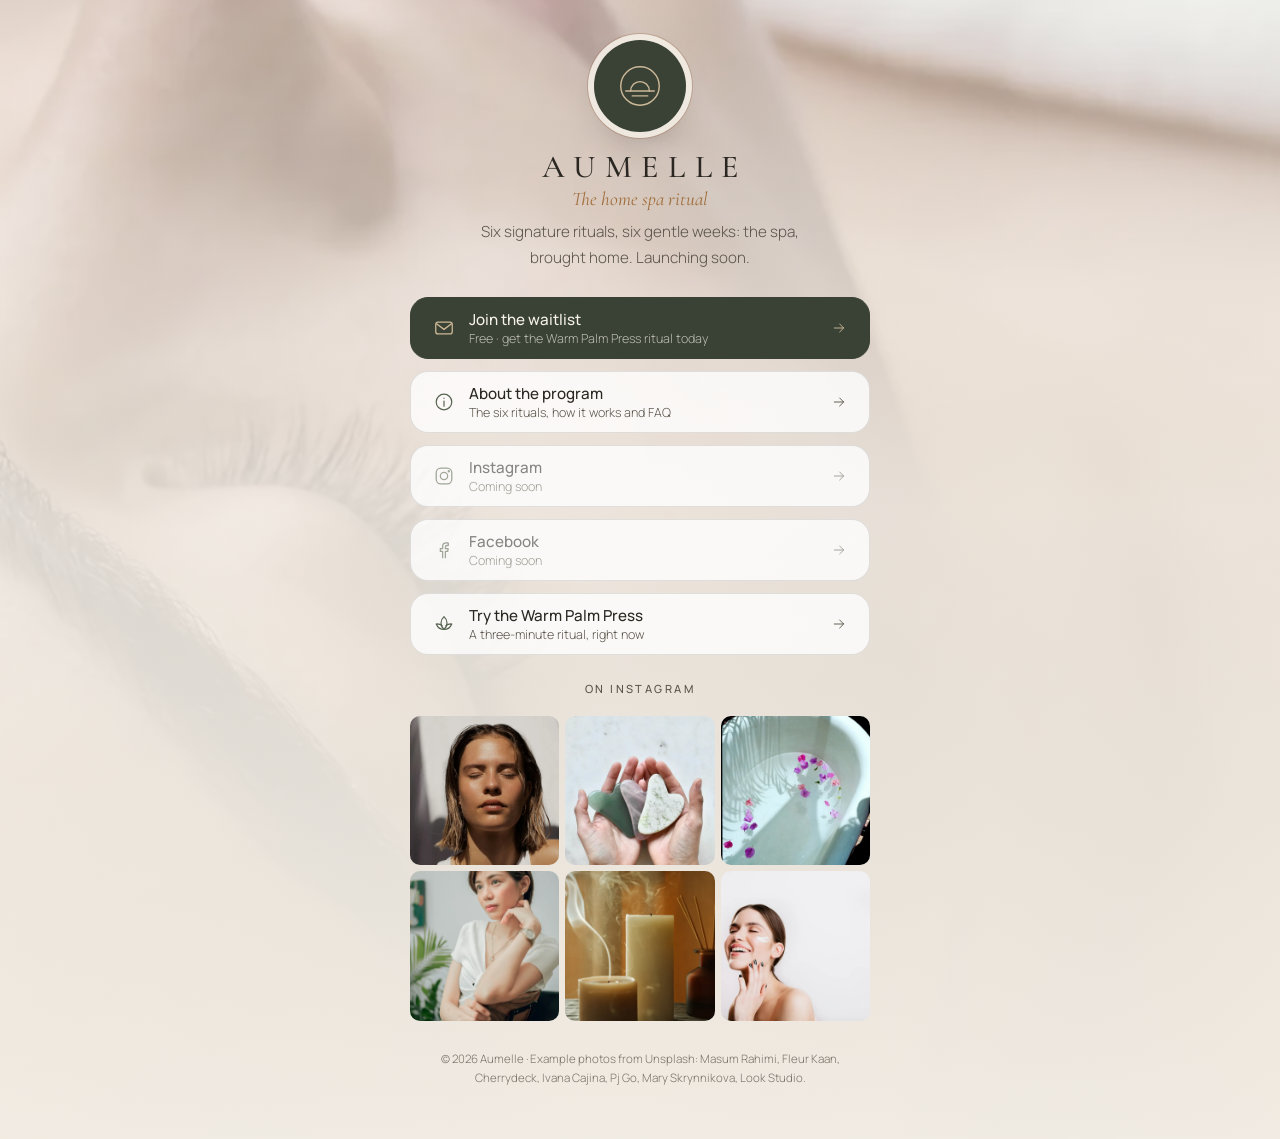
<file: links/index.html>
<!doctype html>
<html lang="en" class="no-js">
<head>
<meta charset="utf-8">
<meta name="viewport" content="width=device-width, initial-scale=1, viewport-fit=cover">
<title>Aumelle · Links</title>
<meta name="description" content="Aumelle, the home spa ritual. Join the waitlist, follow along and discover the program.">
<meta name="theme-color" content="#f6f1e9">
<link rel="canonical" href="https://mohammedbagowabair.github.io/Aumelle-Website/links/">
<meta property="og:type" content="website">
<meta property="og:title" content="Aumelle · Links">
<meta property="og:description" content="The home spa ritual. Join the waitlist for first access.">
<meta property="og:url" content="https://mohammedbagowabair.github.io/Aumelle-Website/links/">
<meta property="og:image" content="https://mohammedbagowabair.github.io/Aumelle-Website/assets/og.jpg">
<meta property="og:image:width" content="1200"><meta property="og:image:height" content="630">
<meta name="twitter:card" content="summary_large_image">
<link rel="icon" href="../assets/favicon.svg?v=202611112158" type="image/svg+xml">
<link rel="apple-touch-icon" href="../assets/apple-touch-icon.png?v=202611112158">
<link rel="preload" href="../assets/fonts/Cormorant-latin.woff2" as="font" type="font/woff2" crossorigin>
<link rel="stylesheet" href="../assets/style.css?v=202611112158">
</head>
<body data-base="../">
<svg width="0" height="0" style="position:absolute" aria-hidden="true" focusable="false">
  <symbol id="i-check" viewBox="0 0 24 24"><path fill="none" stroke="currentColor" stroke-width="1.4" stroke-linecap="round" stroke-linejoin="round" d="M4 12.5l5 5L20 6.5"/></symbol>
  <symbol id="i-arrow" viewBox="0 0 24 24"><path fill="none" stroke="currentColor" stroke-width="1.4" stroke-linecap="round" stroke-linejoin="round" d="M5 12h14M13 6l6 6-6 6"/></symbol>
  <symbol id="i-ig" viewBox="0 0 24 24"><g fill="none" stroke="currentColor" stroke-width="1.4"><rect x="3.5" y="3.5" width="17" height="17" rx="5"/><circle cx="12" cy="12" r="4"/><circle cx="17.2" cy="6.8" r=".6" fill="currentColor"/></g></symbol>
  <symbol id="i-fb" viewBox="0 0 24 24"><path fill="none" stroke="currentColor" stroke-width="1.4" stroke-linejoin="round" d="M13.5 21v-7.5h2.6l.4-3h-3V8.6c0-.9.3-1.5 1.6-1.5h1.6V4.4c-.3 0-1.2-.1-2.3-.1-2.3 0-3.9 1.4-3.9 4v2.2H8v3h2.5V21"/></symbol>
  <symbol id="i-mail" viewBox="0 0 24 24"><g fill="none" stroke="currentColor" stroke-width="1.4" stroke-linejoin="round"><rect x="3" y="5.5" width="18" height="13" rx="2.5"/><path d="M3.5 7l8.5 6.5L20.5 7"/></g></symbol>
  <symbol id="i-leaf" viewBox="0 0 24 24"><g fill="none" stroke="currentColor" stroke-width="1.3" stroke-linecap="round"><path d="M5 19C5 10 10 5 20 4c-.5 9.5-6 15-15 15z"/><path d="M5 19l8-8"/></g></symbol>
  <symbol id="i-cal" viewBox="0 0 24 24"><g fill="none" stroke="currentColor" stroke-width="1.3" stroke-linecap="round"><rect x="3.5" y="5" width="17" height="15" rx="2.5"/><path d="M3.5 10h17M8 3v4M16 3v4"/></g></symbol>
  <symbol id="i-clock" viewBox="0 0 24 24"><g fill="none" stroke="currentColor" stroke-width="1.3" stroke-linecap="round"><circle cx="12" cy="12" r="8.5"/><path d="M12 7.5V12l3 2"/></g></symbol>
  <symbol id="i-moon" viewBox="0 0 24 24"><path fill="none" stroke="currentColor" stroke-width="1.3" stroke-linejoin="round" d="M19.5 14.5A8 8 0 0 1 9.5 4.5a8 8 0 1 0 10 10z"/></symbol>
  <symbol id="i-spa" viewBox="0 0 24 24"><g fill="none" stroke="currentColor" stroke-width="1.3" stroke-linejoin="round"><path d="M12 4c2.2 2 3.3 4.4 3.3 7S14.2 16 12 18c-2.2-2-3.3-4.4-3.3-7S9.8 6 12 4z"/><path d="M12 18c-3.6 0-7-2.2-8.5-6 2.6-.2 5 .6 6.8 2.2M12 18c3.6 0 7-2.2 8.5-6-2.6-.2-5 .6-6.8 2.2"/></g></symbol>
  <symbol id="i-seed" viewBox="0 0 24 24"><g fill="none" stroke="currentColor" stroke-width="1.3" stroke-linecap="round"><circle cx="12" cy="12" r="3"/><path d="M12 3v3M12 18v3M3 12h3M18 12h3M5.6 5.6l2.1 2.1M16.3 16.3l2.1 2.1M5.6 18.4l2.1-2.1M16.3 7.7l2.1-2.1"/></g></symbol>
  <symbol id="i-info" viewBox="0 0 24 24"><g fill="none" stroke="currentColor" stroke-width="1.3" stroke-linecap="round"><circle cx="12" cy="12" r="8.5"/><path d="M12 11v5.5M12 7.8v.2"/></g></symbol>
  <symbol id="i-wave" viewBox="0 0 24 24"><path fill="none" stroke="currentColor" stroke-width="1.3" stroke-linecap="round" d="M3 9c2.5-2 4.5-2 6 0s3.5 2 6 0 4.5-2 6 0M3 15c2.5-2 4.5-2 6 0s3.5 2 6 0 4.5-2 6 0"/></symbol>
</svg>

<main class="solo links">
  <div class="bg" aria-hidden="true"><img src="../assets/img/links.webp?v=202611112158" width="900" height="1600" alt=""></div>
  <div class="inner">
    <div class="logo">
      <div class="badge"><svg class="t-mark mark-draw" viewBox="0 0 40 40" aria-hidden="true"><circle cx="20" cy="20" r="17.5"/><path d="M11.5 24.5a8.5 8.5 0 0 1 17 0"/><path d="M7 24.5h26"/><path d="M13 29h14"/></svg></div>
    </div>
    <h1 class="wm-title">Aumelle</h1>
    <p class="tagline">The home spa ritual</p>
    <p class="bio">Six signature rituals, six gentle weeks: the spa, brought home. Launching soon.</p>
    <ul class="lbtns">
      <li><a class="lbtn primary" href="../#waitlist"><svg aria-hidden="true"><use href="#i-mail"/></svg><span class="t">Join the waitlist<small>Free · get the Warm Palm Press ritual today</small></span><svg class="go" aria-hidden="true"><use href="#i-arrow"/></svg></a></li>
      <li><a class="lbtn" href="../#about"><svg aria-hidden="true"><use href="#i-info"/></svg><span class="t">About the program<small>The six rituals, how it works and FAQ</small></span><svg class="go" aria-hidden="true"><use href="#i-arrow"/></svg></a></li>
      <li><a class="lbtn" data-social="instagram" href="#"><svg aria-hidden="true"><use href="#i-ig"/></svg><span class="t">Instagram<small data-soon data-live="@aumelle · daily rituals">Coming soon</small></span><svg class="go" aria-hidden="true"><use href="#i-arrow"/></svg></a></li>
      <li><a class="lbtn" data-social="facebook" href="#"><svg aria-hidden="true"><use href="#i-fb"/></svg><span class="t">Facebook<small data-soon data-live="News and community">Coming soon</small></span><svg class="go" aria-hidden="true"><use href="#i-arrow"/></svg></a></li>
      <li><a class="lbtn" href="../#free-ritual"><svg aria-hidden="true"><use href="#i-spa"/></svg><span class="t">Try the Warm Palm Press<small>A three-minute ritual, right now</small></span><svg class="go" aria-hidden="true"><use href="#i-arrow"/></svg></a></li>
    </ul>
    <h2>On Instagram</h2>
    <ul class="lgrid" aria-label="Example Instagram posts">
      <li><a data-social="instagram" href="#" aria-label="Aumelle on Instagram: Woman with wet hair and eyes closed in soft sunlight"><img src="../assets/ig/ig1.webp?v=202611112158" width="700" height="700" loading="lazy" alt="Woman with wet hair and eyes closed in soft sunlight"></a></li>
      <li><a data-social="instagram" href="#" aria-label="Aumelle on Instagram: Hands holding heart-shaped gua sha stones"><img src="../assets/ig/ig2.webp?v=202611112158" width="700" height="700" loading="lazy" alt="Hands holding heart-shaped gua sha stones"></a></li>
      <li><a data-social="instagram" href="#" aria-label="Aumelle on Instagram: A white bathtub with floating pink petals"><img src="../assets/ig/ig3.webp?v=202611112158" width="700" height="700" loading="lazy" alt="A white bathtub with floating pink petals"></a></li>
      <li><a data-social="instagram" href="#" aria-label="Aumelle on Instagram: A woman in a white shirt sitting calmly by a window"><img src="../assets/ig/ig4.webp?v=202611112158" width="700" height="700" loading="lazy" alt="A woman in a white shirt sitting calmly by a window"></a></li>
      <li><a data-social="instagram" href="#" aria-label="Aumelle on Instagram: Candles and an incense stick in warm light"><img src="../assets/ig/ig5.webp?v=202611112158" width="700" height="700" loading="lazy" alt="Candles and an incense stick in warm light"></a></li>
      <li><a data-social="instagram" href="#" aria-label="Aumelle on Instagram: A smiling woman with a dot of cream on her cheek"><img src="../assets/ig/ig6.webp?v=202611112158" width="700" height="700" loading="lazy" alt="A smiling woman with a dot of cream on her cheek"></a></li>
    </ul>
    <p class="note">© <span data-year>2026</span> Aumelle · Example photos from Unsplash: Masum Rahimi, Fleur Kaan, Cherrydeck, Ivana Cajina, Pj Go, Mary Skrynnikova, Look Studio.</p>
  </div>
</main>
<script src="../assets/config.js?v=202611112158"></script>
<script src="../assets/app.js?v=202611112158"></script>
</body>
</html>
</file>
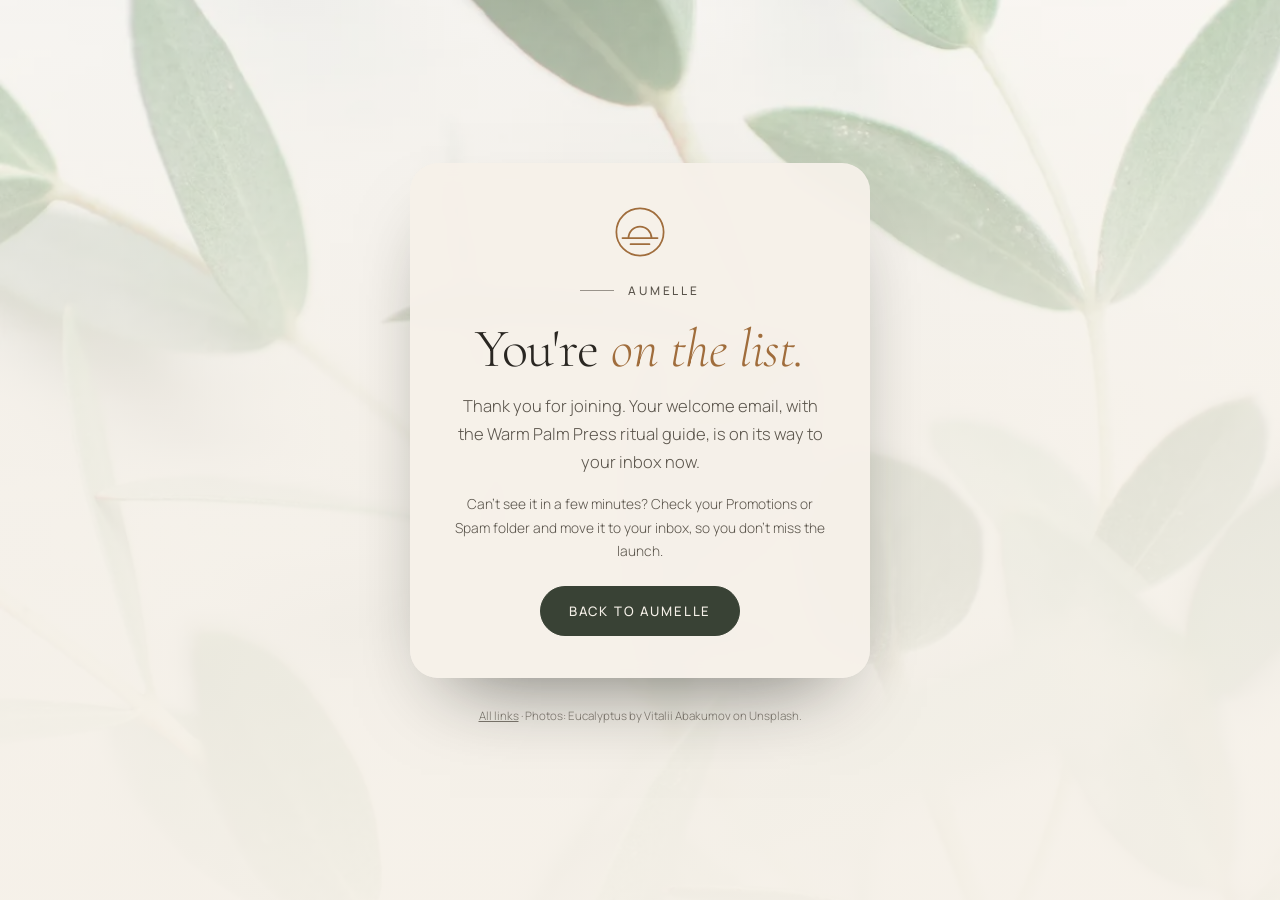
<file: thank-you.html>
<!doctype html>
<html lang="en" class="no-js">
<head>
<meta charset="utf-8">
<meta name="viewport" content="width=device-width, initial-scale=1, viewport-fit=cover">
<title>You're on the list · Aumelle</title>
<meta name="description" content="Thank you for joining the Aumelle waitlist.">
<meta name="robots" content="noindex">
<meta name="theme-color" content="#f6f1e9">
<meta property="og:title" content="Aumelle · The home spa ritual">
<meta property="og:image" content="https://mohammedbagowabair.github.io/Aumelle-Website/assets/og.jpg">
<link rel="icon" href="assets/favicon.svg?v=202611112158" type="image/svg+xml">
<link rel="apple-touch-icon" href="assets/apple-touch-icon.png?v=202611112158">
<link rel="preload" href="assets/fonts/Cormorant-latin.woff2" as="font" type="font/woff2" crossorigin>
<link rel="stylesheet" href="assets/style.css?v=202611112158">
</head>
<body data-base="">
<svg width="0" height="0" style="position:absolute" aria-hidden="true" focusable="false">
  <symbol id="i-check" viewBox="0 0 24 24"><path fill="none" stroke="currentColor" stroke-width="1.4" stroke-linecap="round" stroke-linejoin="round" d="M4 12.5l5 5L20 6.5"/></symbol>
  <symbol id="i-arrow" viewBox="0 0 24 24"><path fill="none" stroke="currentColor" stroke-width="1.4" stroke-linecap="round" stroke-linejoin="round" d="M5 12h14M13 6l6 6-6 6"/></symbol>
  <symbol id="i-ig" viewBox="0 0 24 24"><g fill="none" stroke="currentColor" stroke-width="1.4"><rect x="3.5" y="3.5" width="17" height="17" rx="5"/><circle cx="12" cy="12" r="4"/><circle cx="17.2" cy="6.8" r=".6" fill="currentColor"/></g></symbol>
  <symbol id="i-fb" viewBox="0 0 24 24"><path fill="none" stroke="currentColor" stroke-width="1.4" stroke-linejoin="round" d="M13.5 21v-7.5h2.6l.4-3h-3V8.6c0-.9.3-1.5 1.6-1.5h1.6V4.4c-.3 0-1.2-.1-2.3-.1-2.3 0-3.9 1.4-3.9 4v2.2H8v3h2.5V21"/></symbol>
  <symbol id="i-mail" viewBox="0 0 24 24"><g fill="none" stroke="currentColor" stroke-width="1.4" stroke-linejoin="round"><rect x="3" y="5.5" width="18" height="13" rx="2.5"/><path d="M3.5 7l8.5 6.5L20.5 7"/></g></symbol>
  <symbol id="i-leaf" viewBox="0 0 24 24"><g fill="none" stroke="currentColor" stroke-width="1.3" stroke-linecap="round"><path d="M5 19C5 10 10 5 20 4c-.5 9.5-6 15-15 15z"/><path d="M5 19l8-8"/></g></symbol>
  <symbol id="i-cal" viewBox="0 0 24 24"><g fill="none" stroke="currentColor" stroke-width="1.3" stroke-linecap="round"><rect x="3.5" y="5" width="17" height="15" rx="2.5"/><path d="M3.5 10h17M8 3v4M16 3v4"/></g></symbol>
  <symbol id="i-clock" viewBox="0 0 24 24"><g fill="none" stroke="currentColor" stroke-width="1.3" stroke-linecap="round"><circle cx="12" cy="12" r="8.5"/><path d="M12 7.5V12l3 2"/></g></symbol>
  <symbol id="i-moon" viewBox="0 0 24 24"><path fill="none" stroke="currentColor" stroke-width="1.3" stroke-linejoin="round" d="M19.5 14.5A8 8 0 0 1 9.5 4.5a8 8 0 1 0 10 10z"/></symbol>
  <symbol id="i-spa" viewBox="0 0 24 24"><g fill="none" stroke="currentColor" stroke-width="1.3" stroke-linejoin="round"><path d="M12 4c2.2 2 3.3 4.4 3.3 7S14.2 16 12 18c-2.2-2-3.3-4.4-3.3-7S9.8 6 12 4z"/><path d="M12 18c-3.6 0-7-2.2-8.5-6 2.6-.2 5 .6 6.8 2.2M12 18c3.6 0 7-2.2 8.5-6-2.6-.2-5 .6-6.8 2.2"/></g></symbol>
  <symbol id="i-seed" viewBox="0 0 24 24"><g fill="none" stroke="currentColor" stroke-width="1.3" stroke-linecap="round"><circle cx="12" cy="12" r="3"/><path d="M12 3v3M12 18v3M3 12h3M18 12h3M5.6 5.6l2.1 2.1M16.3 16.3l2.1 2.1M5.6 18.4l2.1-2.1M16.3 7.7l2.1-2.1"/></g></symbol>
  <symbol id="i-info" viewBox="0 0 24 24"><g fill="none" stroke="currentColor" stroke-width="1.3" stroke-linecap="round"><circle cx="12" cy="12" r="8.5"/><path d="M12 11v5.5M12 7.8v.2"/></g></symbol>
  <symbol id="i-wave" viewBox="0 0 24 24"><path fill="none" stroke="currentColor" stroke-width="1.3" stroke-linecap="round" d="M3 9c2.5-2 4.5-2 6 0s3.5 2 6 0 4.5-2 6 0M3 15c2.5-2 4.5-2 6 0s3.5 2 6 0 4.5-2 6 0"/></symbol>
</svg>

<main class="solo ty">
  <div class="bg" aria-hidden="true"><img src="assets/img/thanks.webp?v=202611112158" width="1200" height="1600" alt=""></div>
  <div class="inner">
    <div class="card">
      <svg class="t-mark mark-draw" viewBox="0 0 40 40" aria-hidden="true"><circle cx="20" cy="20" r="17.5"/><path d="M11.5 24.5a8.5 8.5 0 0 1 17 0"/><path d="M7 24.5h26"/><path d="M13 29h14"/></svg>
      <p class="eyebrow" style="justify-content:center">Aumelle</p>
      <h1>You're <em>on the list.</em></h1>
      <p>Thank you for joining. Your welcome email, with the Warm Palm Press ritual guide, is on its way to your inbox now.</p>
      <p style="font-size:.86rem">Can't see it in a few minutes? Check your Promotions or Spam folder and move it to your inbox, so you don't miss the launch.</p>
      <a class="btn" href="./">Back to Aumelle</a>
    </div>
    <p class="note"><a href="links/">All links</a> · Photos: Eucalyptus by Vitalii Abakumov on Unsplash.</p>
  </div>
</main>
<script src="assets/config.js?v=202611112158"></script>
<script src="assets/app.js?v=202611112158"></script>
</body>
</html>
</file>
<file: assets/style.css>
@font-face{font-family:"Cormorant Garamond";font-style:normal;font-weight:300 600;font-display:swap;src:url(fonts/Cormorant-latin.woff2) format("woff2")}
@font-face{font-family:"Cormorant Garamond";font-style:italic;font-weight:300 600;font-display:swap;src:url(fonts/Cormorant-italic-latin.woff2) format("woff2")}
@font-face{font-family:"Manrope";font-style:normal;font-weight:300 600;font-display:swap;src:url(fonts/Manrope-latin.woff2) format("woff2")}
:root{
  --linen:#f6f1e9; --linen-2:#eee6da; --stone:#e2d8ca; --sand:#cdb898; --sand-d:#b39c7c;
  --clay:#a06d3c; --clay-d:#7a4f27; --sage:#8e9c86; --sage-l:#c9d1c1; --sage-d:#56634f; --moss:#394235; --moss-2:#2f372c;
  --ink:#2a2722; --ink-2:#5a544b; --line:rgba(42,39,34,.13); --line-l:rgba(246,241,233,.2);
  --serif:"Cormorant Garamond","Cormorant",Georgia,"Times New Roman",serif;
  --sans:"Manrope",system-ui,-apple-system,"Segoe UI",Roboto,sans-serif;
  --r:22px; --ease:cubic-bezier(.22,.7,.18,1);
}
*,*::before,*::after{box-sizing:border-box}
html{scroll-behavior:smooth;-webkit-text-size-adjust:100%;scroll-padding-top:84px}
body{margin:0;background:var(--linen);color:var(--ink);font:300 16.5px/1.7 var(--sans);-webkit-font-smoothing:antialiased;overflow-x:hidden}
img{display:block;max-width:100%;height:auto}
a{color:inherit}
h1,h2,h3{font-family:var(--serif);font-weight:300;line-height:1.04;margin:0;letter-spacing:-.01em}
h2{font-size:clamp(2.4rem,5.4vw,4rem)}
h1 em,h2 em,h3 em{font-style:italic;color:var(--clay)}
p{margin:0 0 1em}
strong{font-weight:500}
.wrap{width:min(1180px,100% - 44px);margin-inline:auto}
.skip{position:absolute;left:-999px;top:8px;background:var(--moss);color:var(--linen);padding:10px 16px;border-radius:999px;z-index:100;text-decoration:none}
.skip:focus{left:10px}
:focus-visible{outline:2px solid var(--clay);outline-offset:3px;border-radius:6px}
.sr{position:absolute!important;width:1px;height:1px;overflow:hidden;clip:rect(0 0 0 0);white-space:nowrap}
.eyebrow{font:500 .74rem/1.4 var(--sans);letter-spacing:.24em;text-transform:uppercase;color:var(--clay-d);display:flex;align-items:center;gap:14px;margin:0 0 22px}
.eyebrow::before{content:"";width:34px;height:1px;background:currentColor;opacity:.6}
.lead{font-size:clamp(1.02rem,1.4vw,1.14rem);color:var(--ink-2);max-width:34em}

/* ---------- buttons ---------- */
.btn{--bg:var(--moss);--fg:var(--linen);display:inline-flex;align-items:center;justify-content:center;gap:.6em;min-height:50px;padding:0 28px;border-radius:999px;border:1px solid var(--bg);background:var(--bg);color:var(--fg);font:500 .82rem/1 var(--sans);letter-spacing:.14em;text-transform:uppercase;text-decoration:none;cursor:pointer;transition:background .35s var(--ease),color .35s var(--ease),transform .35s var(--ease),box-shadow .35s var(--ease)}
.btn:hover{background:var(--moss-2);transform:translateY(-1px);box-shadow:0 10px 28px -14px rgba(47,55,44,.6)}
.btn-line{--bg:transparent;--fg:var(--ink);border-color:var(--line)}
.btn-line:hover{background:var(--ink);color:var(--linen);border-color:var(--ink)}
.btn-sm{min-height:42px;padding:0 20px;font-size:.72rem}
.btn .arr{transition:transform .35s var(--ease)}
.btn:hover .arr{transform:translateX(4px)}

/* ---------- nav ---------- */
.nav{position:fixed;inset:0 0 auto;z-index:50;transition:background .4s var(--ease),box-shadow .4s var(--ease),padding .4s var(--ease);padding:20px 0}
.nav .wrap{display:flex;align-items:center;justify-content:space-between;gap:20px}
.nav .wm{font-size:1.5rem}
.nav.solid{background:rgba(246,241,233,.86);backdrop-filter:saturate(1.2) blur(14px);-webkit-backdrop-filter:saturate(1.2) blur(14px);box-shadow:0 1px 0 var(--line);padding:12px 0}
.nav-links{display:flex;gap:34px}
.nav-links a{font:400 .8rem/1 var(--sans);letter-spacing:.14em;text-transform:uppercase;text-decoration:none;color:var(--ink-2);position:relative;padding:6px 0}
.nav-links a::after{content:"";position:absolute;left:0;right:0;bottom:0;height:1px;background:var(--clay);transform:scaleX(0);transform-origin:left;transition:transform .4s var(--ease)}
.nav-links a:hover{color:var(--ink)}
.nav-links a:hover::after{transform:scaleX(1)}
@media (max-width:900px){.nav-links{display:none}.nav .wm{font-size:1.3rem}}

/* ---------- hero ---------- */
.hero{position:relative;min-height:100svh;display:flex;align-items:center;overflow:hidden;background:var(--linen-2)}
.hero-media{position:absolute;inset:0;overflow:hidden}
.hero-media picture{display:block;width:100%;height:100%}
.hero-media img{width:100%;height:100%;object-fit:cover;object-position:70% 60%}
.hero-media img{animation:drift 28s var(--ease) both}
@keyframes drift{from{transform:scale(1.08)}to{transform:scale(1)}}
.hero-media::after{content:"";position:absolute;inset:0;background:linear-gradient(90deg,rgba(246,241,233,.94) 0%,rgba(246,241,233,.78) 36%,rgba(246,241,233,.12) 62%,rgba(246,241,233,0) 100%)}
.hero-inner{position:relative;z-index:2;padding:130px 0 90px}
.hero-copy{max-width:600px}
.hero h1{font-size:clamp(3.1rem,7.4vw,6.3rem);margin-bottom:26px}
.hero h1 .l2{display:block;font-style:italic;color:var(--clay)}
.hero .lead{margin-bottom:34px}
.hero-note{margin:16px 2px 0;font-size:.82rem;color:var(--ink-2);display:flex;align-items:center;gap:10px}
.hero-note .dot{width:7px;height:7px;border-radius:50%;background:var(--sage);box-shadow:0 0 0 0 rgba(142,156,134,.6);animation:pulse 2.6s infinite}
@keyframes pulse{70%{box-shadow:0 0 0 10px rgba(142,156,134,0)}100%{box-shadow:0 0 0 0 rgba(142,156,134,0)}}
.hero-eight{position:absolute;right:max(4vw,24px);bottom:40px;z-index:2;width:clamp(46px,5vw,64px);color:var(--linen);opacity:.9}
.hero-eight path{fill:none;stroke:currentColor;stroke-width:1.1;stroke-dasharray:180;stroke-dashoffset:180;animation:draw 3.2s .6s var(--ease) forwards}
@keyframes draw{to{stroke-dashoffset:0}}
.scroll-cue{position:absolute;left:50%;bottom:26px;z-index:2;width:1px;height:54px;background:linear-gradient(var(--ink-2),transparent);opacity:.5;overflow:hidden}
@media (max-width:760px){
  .hero{display:block;min-height:auto;background:var(--linen)}
  .hero-media{position:relative;height:min(46svh,440px)}
  .hero-media img{object-position:center 74%}
  .hero-media::after{background:linear-gradient(180deg,rgba(246,241,233,.55) 0%,rgba(246,241,233,0) 22%,rgba(246,241,233,0) 70%,var(--linen) 100%)}
  .hero-inner{padding:0 0 60px;margin-top:-26px}
  .hero .eyebrow{letter-spacing:.18em;font-size:.68rem}
  .hero h1{margin-bottom:16px;font-size:clamp(2.9rem,13vw,3.6rem)}
  .hero .lead{margin-bottom:26px}
  .nav .btn-sm{min-height:38px;padding:0 16px;font-size:.66rem}
  .scroll-cue{display:none}
}

/* ---------- signup form ---------- */
.signup{position:relative}
.field-row{display:flex;gap:8px;padding:7px;background:rgba(255,255,255,.72);border:1px solid var(--line);border-radius:999px;box-shadow:0 18px 40px -26px rgba(42,39,34,.35);backdrop-filter:blur(8px);-webkit-backdrop-filter:blur(8px);transition:border-color .3s,box-shadow .3s}
.field-row:focus-within{border-color:var(--sage-d);box-shadow:0 18px 40px -22px rgba(57,66,53,.45)}
.field-row input{flex:1;min-width:0;border:0;background:transparent;font:400 1rem var(--sans);color:var(--ink);padding:0 18px;outline:none}
.field-row input::placeholder{color:#8c857a}
.field-row .btn{flex:none}
.signup .hp{position:absolute;left:-5000px;width:1px;height:1px;overflow:hidden}
.form-msg{min-height:1.5em;margin:10px 18px 0;font-size:.84rem;color:var(--clay-d)}
.form-msg.err{color:#9b3b2e}
.signup.is-invalid .field-row{border-color:#b9675a}
.signup.loading .btn{pointer-events:none;opacity:.75}
.signup.loading .btn .lbl::after{content:"…"}
.consent{font-size:.78rem;color:var(--ink-2);margin:12px 18px 0;max-width:36em}
@media (max-width:520px){
  .field-row{flex-direction:column;border-radius:24px;padding:8px}
  .field-row input{min-height:50px;padding:0 14px}
  .field-row .btn{width:100%}
}
/* stacked variant (CTA card) */
.signup.stacked .fields{display:grid;gap:12px}
.signup.stacked input[type=text],.signup.stacked input[type=email]{width:100%;min-height:56px;border:1px solid var(--line);border-radius:16px;background:rgba(255,255,255,.75);padding:0 20px;font:400 1rem var(--sans);color:var(--ink);transition:border-color .3s,box-shadow .3s}
.signup.stacked input:focus{outline:none;border-color:var(--sage-d);box-shadow:0 0 0 4px rgba(142,156,134,.25)}
.signup.stacked.is-invalid input[type=email]{border-color:#b9675a}
.signup.stacked .btn{width:100%;min-height:56px;margin-top:4px}
.signup.stacked label.lbl-t{display:block;font:500 .7rem/1 var(--sans);letter-spacing:.18em;text-transform:uppercase;color:var(--ink-2);margin:0 0 8px 4px}
.signup.stacked .form-msg,.signup.stacked .consent{margin-left:4px}

/* thank-you state */
.thanks{display:none;text-align:center;padding:10px 0}
.thanks .t-eight{width:46px;height:70px;margin:0 auto 16px;color:var(--clay)}
.thanks .t-eight path{fill:none;stroke:currentColor;stroke-width:1.4;stroke-linecap:round;stroke-dasharray:180;stroke-dashoffset:180}
.thanks h3{font-size:clamp(2rem,4vw,2.7rem);margin-bottom:10px}
.thanks p{color:var(--ink-2);margin:0 auto 8px;max-width:28em}
.thanks .demo-flag{display:inline-block;margin-top:14px;font-size:.74rem;letter-spacing:.06em;color:var(--clay-d);background:rgba(154,106,77,.09);border:1px dashed rgba(154,106,77,.4);padding:6px 12px;border-radius:999px}
.done .signup{display:none}
.done .thanks{display:block;animation:rise .9s var(--ease) both}
.done .thanks .t-eight path{animation:draw 2.4s .15s var(--ease) forwards}
.hero .thanks{text-align:left;background:rgba(255,255,255,.7);border:1px solid var(--line);border-radius:var(--r);padding:26px 28px;backdrop-filter:blur(8px);-webkit-backdrop-filter:blur(8px);max-width:520px}
.hero .thanks .t-eight{margin:0 0 10px;width:34px;height:52px}
.hero .thanks p{margin-left:0}
@keyframes rise{from{opacity:0;transform:translateY(14px)}to{opacity:1;transform:none}}

/* ---------- sections ---------- */
section{position:relative}
.sec{padding:clamp(84px,11vw,150px) 0}
.intro .grid{display:grid;grid-template-columns:1.05fr .95fr;gap:clamp(40px,7vw,110px);align-items:center}
.intro h2{margin-bottom:28px}
.intro p{color:var(--ink-2);max-width:32em}
.frame{position:relative;border-radius:var(--r);overflow:hidden;aspect-ratio:4/5;background:var(--stone)}
.frame img{width:100%;height:100%;object-fit:cover;transition:transform 1.6s var(--ease)}
.frame:hover img{transform:scale(1.03)}
.frame-cap{position:absolute;left:18px;bottom:16px;font:italic 400 1.05rem var(--serif);color:var(--linen);text-shadow:0 1px 12px rgba(0,0,0,.35)}
.trio{display:grid;grid-template-columns:repeat(3,1fr);margin-top:44px;border-top:1px solid var(--line)}
.trio div{padding:22px 16px 0 0}
.trio b{display:block;font:300 clamp(2.4rem,4vw,3.2rem)/1 var(--serif);color:var(--clay)}
.trio span{font-size:.8rem;letter-spacing:.08em;color:var(--ink-2)}
@media (max-width:860px){.intro .grid{grid-template-columns:1fr}.intro .frame{aspect-ratio:4/4.4;order:-1}}

/* for whom */
.forwhom{background:var(--linen-2)}
.forwhom .head{display:flex;justify-content:space-between;align-items:end;gap:30px;margin-bottom:50px;flex-wrap:wrap}
.forwhom .head p{max-width:26em;color:var(--ink-2);margin:0}
.who{display:grid;grid-template-columns:repeat(4,1fr);gap:18px;list-style:none;margin:0;padding:0}
.who li{background:var(--linen);border:1px solid var(--line);border-radius:var(--r);padding:30px 26px 28px;transition:transform .5s var(--ease),box-shadow .5s var(--ease)}
.who li:hover{transform:translateY(-4px);box-shadow:0 22px 40px -28px rgba(42,39,34,.35)}
.who .ic{width:38px;height:38px;color:var(--sage-d);margin-bottom:22px}
.who h3{font-size:1.65rem;margin-bottom:10px}
.who p{font-size:.92rem;color:var(--ink-2);margin:0}
@media (max-width:980px){.who{grid-template-columns:repeat(2,1fr)}}
@media (max-width:560px){.who{grid-template-columns:1fr}}

/* pillars */
.pillars{background:var(--moss);color:var(--linen);overflow:hidden}
.pillars .eyebrow{color:var(--sand)}
.pillars h2 em{color:var(--sand)}
.pillars .head{display:grid;grid-template-columns:1fr 1fr;gap:40px;align-items:end;margin-bottom:64px}
.pillars .head p{color:rgba(246,241,233,.74);margin:0;max-width:30em}
.pgrid{display:grid;grid-template-columns:repeat(4,1fr);border-top:1px solid var(--line-l);border-left:1px solid var(--line-l);list-style:none;margin:0;padding:0}
.pgrid li{border-right:1px solid var(--line-l);border-bottom:1px solid var(--line-l);padding:34px 28px 36px;position:relative;transition:background .5s var(--ease)}
.pgrid li:hover{background:rgba(246,241,233,.05)}
.pgrid .n{font:italic 300 1.05rem var(--serif);color:var(--sand);letter-spacing:.06em;display:block;margin-bottom:46px}
.pgrid h3{font-size:2rem;margin-bottom:10px}
.pgrid p{font-size:.9rem;color:rgba(246,241,233,.72);margin:0}
.pgrid .wk{position:absolute;top:34px;right:26px;font:500 .64rem/1 var(--sans);letter-spacing:.2em;text-transform:uppercase;color:rgba(246,241,233,.5)}
.pillars .bg8{position:absolute;right:-6vw;top:-4vw;width:min(46vw,560px);color:rgba(246,241,233,.05);pointer-events:none}
.pillars .bg8 path{fill:none;stroke:currentColor;stroke-width:.5}
@media (max-width:980px){.pgrid{grid-template-columns:repeat(2,1fr)}.pillars .head{grid-template-columns:1fr}}
@media (max-width:520px){.pgrid li{padding:26px 18px 28px}.pgrid .n{margin-bottom:26px}.pgrid h3{font-size:1.7rem}.pgrid .wk{top:28px;right:16px}}

/* benefits */
.benefits .grid{display:grid;grid-template-columns:.9fr 1.1fr;gap:clamp(40px,7vw,110px);align-items:center}
.blist{list-style:none;margin:30px 0 0;padding:0}
.blist li{display:grid;grid-template-columns:34px 1fr;gap:14px;padding:18px 0;border-bottom:1px solid var(--line)}
.blist li:first-child{border-top:1px solid var(--line)}
.blist svg{width:22px;height:22px;color:var(--clay);margin-top:4px}
.blist b{display:block;font:400 1.4rem/1.2 var(--serif);margin-bottom:2px}
.blist span{font-size:.92rem;color:var(--ink-2)}
.bimgs{display:grid;grid-template-columns:1fr 1fr;gap:16px;align-items:start}
.bimgs .frame:nth-child(2){margin-top:70px}
.fine{font-size:.76rem;color:var(--ink-2);margin-top:18px;opacity:.85}
@media (max-width:860px){.benefits .grid{grid-template-columns:1fr}.bimgs .frame:nth-child(2){margin-top:40px}}

/* reset band */
.reset{color:var(--ink);overflow:hidden}
.reset .bg{position:absolute;inset:0}
.reset .bg img{width:100%;height:100%;object-fit:cover}
.reset .bg::after{content:"";position:absolute;inset:0;background:radial-gradient(ellipse at center,rgba(246,241,233,.86),rgba(246,241,233,.55) 70%)}
.reset .wrap{position:relative;text-align:center;max-width:820px}
.reset .eyebrow{justify-content:center}
.reset .eyebrow::after{content:"";width:34px;height:1px;background:currentColor;opacity:.6}
.reset h2{margin-bottom:22px}
.reset p{color:var(--ink-2);margin-inline:auto;max-width:34em}
.breath{display:grid;place-items:center;margin:40px auto 28px;width:170px;height:170px;position:relative}
.breath .ring{position:absolute;inset:0;border-radius:50%;border:1px solid rgba(86,99,79,.45);animation:breathe 12s ease-in-out infinite}
.breath .ring.r2{inset:22px;border-color:rgba(154,106,77,.35);animation-delay:-.6s}
.breath .lbl{font:italic 300 1.35rem var(--serif);color:var(--sage-d);transition:opacity .5s}
@keyframes breathe{0%,100%{transform:scale(.72)}33%{transform:scale(1)}}
.steps-mini{display:flex;justify-content:center;gap:clamp(18px,4vw,46px);flex-wrap:wrap;list-style:none;padding:0;margin:0 0 6px}
.steps-mini li{font-size:.86rem;color:var(--ink-2)}
.steps-mini b{font:400 1.6rem/1 var(--serif);color:var(--clay);display:block}

/* how */
.how .head{text-align:center;max-width:700px;margin:0 auto 64px}
.how .head .eyebrow{justify-content:center}
.how .head .eyebrow::after{content:"";width:34px;height:1px;background:currentColor;opacity:.6}
.how .head p{color:var(--ink-2)}
.steps{display:grid;grid-template-columns:repeat(4,1fr);gap:24px;list-style:none;margin:0;padding:0;counter-reset:s;position:relative}
.steps::before{content:"";position:absolute;left:12%;right:12%;top:27px;height:1px;background:var(--line)}
.steps li{text-align:center;padding:0 8px;position:relative}
.steps .num{width:56px;height:56px;margin:0 auto 22px;border-radius:50%;display:grid;place-items:center;background:var(--linen);border:1px solid var(--sand);font:italic 400 1.4rem var(--serif);color:var(--clay)}
.steps h3{font-size:1.6rem;margin-bottom:8px}
.steps p{font-size:.9rem;color:var(--ink-2);margin:0}
@media (max-width:900px){.steps{grid-template-columns:1fr 1fr;row-gap:44px}.steps::before{display:none}}
@media (max-width:520px){.steps{grid-template-columns:1fr}.steps li{display:grid;grid-template-columns:56px 1fr;gap:18px;text-align:left}.steps .num{margin:0}}

/* faq */
.faq{background:var(--linen-2)}
.faq .grid{display:grid;grid-template-columns:.8fr 1.2fr;gap:clamp(40px,7vw,100px)}
.faq .side p{color:var(--ink-2);max-width:22em}
.qa{border-top:1px solid var(--line)}
.qa details{border-bottom:1px solid var(--line)}
.qa summary{list-style:none;cursor:pointer;display:flex;justify-content:space-between;align-items:center;gap:20px;padding:24px 4px;font:400 clamp(1.3rem,2.2vw,1.55rem)/1.25 var(--serif)}
.qa summary::-webkit-details-marker{display:none}
.qa summary .pm{flex:none;width:30px;height:30px;border:1px solid var(--line);border-radius:50%;position:relative;transition:transform .45s var(--ease),background .3s}
.qa summary .pm::before,.qa summary .pm::after{content:"";position:absolute;left:50%;top:50%;width:11px;height:1px;background:var(--ink);transform:translate(-50%,-50%)}
.qa summary .pm::after{transform:translate(-50%,-50%) rotate(90deg);transition:transform .45s var(--ease)}
.qa details[open] summary .pm{background:var(--moss);border-color:var(--moss)}
.qa details[open] summary .pm::before,.qa details[open] summary .pm::after{background:var(--linen)}
.qa details[open] summary .pm::after{transform:translate(-50%,-50%) rotate(0)}
.qa .a{padding:0 50px 24px 4px;color:var(--ink-2);font-size:.95rem}
.qa details[open] .a{animation:rise .5s var(--ease) both}
@media (max-width:860px){.faq .grid{grid-template-columns:1fr}}

/* waitlist cta */
.cta{overflow:hidden}
.cta .bg{position:absolute;inset:0}
.cta .bg img{width:100%;height:100%;object-fit:cover}
.cta .bg::after{content:"";position:absolute;inset:0;background:linear-gradient(180deg,rgba(57,66,53,.48),rgba(47,55,44,.66))}
.cta .wrap{position:relative;display:grid;grid-template-columns:1fr minmax(320px,480px);gap:clamp(40px,6vw,90px);align-items:center}
.cta .copy{color:var(--linen)}
.cta .copy .eyebrow{color:var(--linen)}
.cta .copy h2 em{color:var(--stone)}
.cta .copy p{color:rgba(246,241,233,.88);max-width:28em}
.perks{list-style:none;margin:26px 0 0;padding:0;display:grid;gap:12px}
.perks li{display:flex;gap:12px;align-items:flex-start;font-size:.95rem;color:rgba(246,241,233,.92)}
.perks svg{width:18px;height:18px;margin-top:5px;flex:none;color:var(--stone)}
.card{background:rgba(246,241,233,.95);border-radius:28px;padding:clamp(28px,4vw,42px);box-shadow:0 40px 80px -40px rgba(20,24,18,.6);backdrop-filter:blur(10px);-webkit-backdrop-filter:blur(10px)}
.card h3{font-size:2rem;margin-bottom:6px}
.card .sub{color:var(--ink-2);font-size:.92rem;margin-bottom:24px}
@media (max-width:900px){.cta .wrap{grid-template-columns:1fr}}

/* footer */
.foot{background:var(--moss-2);color:rgba(246,241,233,.78);padding:70px 0 34px;font-size:.88rem}
.foot .top{display:flex;justify-content:space-between;gap:40px;flex-wrap:wrap;padding-bottom:40px;border-bottom:1px solid var(--line-l)}
.foot .wm{color:var(--linen);font-size:1.7rem}
.foot .wm .wm-eight{color:var(--sand)}
.foot .tag{margin:14px 0 0;max-width:24em}
.foot nav{display:flex;gap:56px;flex-wrap:wrap}
.foot nav h4{font:500 .68rem/1 var(--sans);letter-spacing:.2em;text-transform:uppercase;color:var(--sand);margin:6px 0 16px}
.foot nav a{display:block;text-decoration:none;padding:4px 0;color:rgba(246,241,233,.82)}
.foot nav a:hover{color:var(--linen)}
.foot .soon{opacity:.55;cursor:default}
.foot .soon small{font-size:.7rem;letter-spacing:.06em;margin-left:6px}
.foot .bottom{display:flex;justify-content:space-between;gap:16px;flex-wrap:wrap;padding-top:26px;font-size:.76rem;color:rgba(246,241,233,.55)}

/* reveal */
.reveal{opacity:0;transform:translateY(22px);transition:opacity 1.1s var(--ease),transform 1.1s var(--ease)}
.reveal.in{opacity:1;transform:none}
.d1{transition-delay:.1s}.d2{transition-delay:.2s}.d3{transition-delay:.3s}.d4{transition-delay:.4s}
.no-js .reveal{opacity:1;transform:none}

@media (prefers-reduced-motion:reduce){
  *,*::before,*::after{animation-duration:.01ms!important;animation-iteration-count:1!important;transition-duration:.01ms!important;scroll-behavior:auto!important}
  .reveal{opacity:1;transform:none}
  .mark-draw *{stroke-dashoffset:0!important}
}

/* ---------- thank-you page & links page ---------- */
.solo{min-height:100svh;display:grid;place-items:center;position:relative;overflow:hidden;padding:40px 20px}
.solo .bg{position:absolute;inset:0}
.solo .bg img{width:100%;height:100%;object-fit:cover;filter:saturate(.9)}
.solo .bg::after{content:"";position:absolute;inset:0;background:linear-gradient(180deg,rgba(246,241,233,.55),rgba(246,241,233,.88) 45%,rgba(246,241,233,.97))}
.solo .inner{position:relative;width:min(460px,100%);text-align:center}
.ty .card{text-align:center}
.ty .t-eight{width:52px;height:80px;margin:0 auto 18px;color:var(--clay)}
.ty .t-eight path{fill:none;stroke:currentColor;stroke-width:1.4;stroke-linecap:round;stroke-dasharray:180;stroke-dashoffset:180;animation:draw 2.6s .3s var(--ease) forwards}
.ty h1{font-size:clamp(2.6rem,8vw,3.4rem);margin-bottom:14px}
.ty p{color:var(--ink-2)}
.ty .btn{margin-top:10px}
.links .logo{display:grid;place-items:center;gap:14px;margin-bottom:8px}
.links .badge{width:92px;height:92px;border-radius:50%;background:var(--moss);display:grid;place-items:center;box-shadow:0 0 0 6px rgba(246,241,233,.9),0 0 0 7px rgba(154,106,77,.35),0 20px 40px -20px rgba(42,39,34,.5)}
.links-eight{width:30px;height:46px;color:var(--sand)}
.links-eight path{fill:none;stroke:currentColor;stroke-width:1.6;stroke-linecap:round;stroke-dasharray:180;stroke-dashoffset:180;animation:draw 2.6s .2s var(--ease) forwards}
.links h1{font-size:2.3rem;margin-top:12px}
.links .bio{color:var(--ink-2);font-size:.95rem;margin:8px auto 26px;max-width:22em}
.lbtns{display:grid;gap:12px;list-style:none;margin:0;padding:0}
.lbtn{display:flex;align-items:center;gap:14px;min-height:62px;padding:0 22px;border-radius:18px;text-decoration:none;background:rgba(255,255,255,.78);border:1px solid var(--line);color:var(--ink);font:500 .95rem var(--sans);transition:transform .4s var(--ease),box-shadow .4s var(--ease),background .3s;text-align:left;opacity:0;animation:rise .8s var(--ease) forwards}
.lbtn:hover{transform:translateY(-2px);box-shadow:0 18px 30px -20px rgba(42,39,34,.45);background:#fff}
.lbtn svg{width:22px;height:22px;flex:none;color:var(--sage-d)}
.lbtn .t{flex:1}
.lbtn .t small{display:block;font-weight:300;font-size:.78rem;color:var(--ink-2)}
.lbtn .go{width:16px;height:16px;color:var(--ink-2)}
.lbtn.primary{background:var(--moss);color:var(--linen);border-color:var(--moss)}
.lbtn.primary svg,.lbtn.primary .go{color:var(--sand)}
.lbtn.primary .t small{color:rgba(246,241,233,.7)}
.lbtn.primary:hover{background:var(--moss-2)}
.lbtn.is-soon{cursor:default}.lbtn.is-soon .t,.lbtn.is-soon svg{opacity:.55}
.lbtn.is-soon:hover{transform:none;box-shadow:none;background:rgba(255,255,255,.78)}
.lbtns li:nth-child(1) .lbtn{animation-delay:.25s}.lbtns li:nth-child(2) .lbtn{animation-delay:.35s}.lbtns li:nth-child(3) .lbtn{animation-delay:.45s}.lbtns li:nth-child(4) .lbtn{animation-delay:.55s}.lbtns li:nth-child(5) .lbtn{animation-delay:.65s}
.solo .note{margin-top:28px;font-size:.72rem;color:var(--ink-2);opacity:.8}
.done .hero-note{display:none}
@media (max-width:380px){.hero .eyebrow{letter-spacing:.12em;gap:10px}.hero .eyebrow::before{width:22px}}

/* ================= AUMELLE ================= */
.wm{display:inline-flex;align-items:center;gap:.55em;text-decoration:none;color:var(--ink);line-height:1}
.wm-mark{width:1.25em;height:1.25em;flex:none;color:var(--clay)}
.wm-mark *{fill:none;stroke:currentColor;stroke-width:1.5;stroke-linecap:round}
.wm-name{font-family:var(--serif);font-weight:500;font-size:1em;letter-spacing:.32em;text-transform:uppercase;margin-right:-.32em}
.mark-draw *{stroke-dasharray:120;stroke-dashoffset:120;animation:draw 2.6s .3s var(--ease) forwards}
.mark-draw *:nth-child(2){animation-delay:.9s}.mark-draw *:nth-child(3){animation-delay:1.3s}.mark-draw *:nth-child(4){animation-delay:1.6s}
.t-mark{width:54px;height:54px;color:var(--clay);margin:0 auto 16px}
.t-mark *{fill:none;stroke:currentColor;stroke-width:1.3;stroke-linecap:round}
.thanks .t-mark{display:block}
.done .thanks .t-mark *{animation:draw 2.4s .15s var(--ease) forwards}
.thanks .t-mark *{stroke-dasharray:120;stroke-dashoffset:120}
.hero .thanks .t-mark{margin:0 0 10px;width:40px;height:40px}

/* split hero */
.hero.split{min-height:100svh;background:var(--linen);display:block}
.hero.split .hero-grid{display:grid;grid-template-columns:1.02fr .98fr;min-height:100svh;align-items:stretch}
.hero.split .hero-copy-wrap{display:flex;align-items:center;padding:130px clamp(24px,5vw,80px) 80px max(22px,calc((100vw - 1180px)/2))}
.hero.split .hero-photo{position:relative;overflow:hidden;margin:0}
.hero.split .hero-photo img{width:100%;height:100%;object-fit:cover;object-position:50% 40%;animation:drift 24s var(--ease) both}
.hero.split .hero-photo::after{content:"";position:absolute;inset:0;background:linear-gradient(90deg,rgba(246,241,233,.18),rgba(246,241,233,0) 30%)}
.hero-chip{animation:rise 1s 1.2s var(--ease) both;position:absolute;left:28px;bottom:28px;z-index:2;display:flex;align-items:center;gap:14px;background:rgba(246,241,233,.9);backdrop-filter:blur(10px);-webkit-backdrop-filter:blur(10px);padding:10px 18px 10px 10px;border-radius:999px;font-size:.82rem;color:var(--ink-2);box-shadow:0 20px 40px -24px rgba(0,0,0,.4)}
.hero.split .hero-chip img{width:46px;height:46px;flex:none;border-radius:50%;object-fit:cover;animation:none}
.hero-chip b{display:block;font:italic 400 1.1rem/1.1 var(--serif);color:var(--ink)}
.hero h1 .l2{display:block;font-style:italic;color:var(--clay)}
@media (max-width:900px){
  .hero.split .hero-grid{grid-template-columns:1fr;min-height:auto}
  .hero.split .hero-photo{order:-1;height:min(52svh,480px)}
  .hero.split .hero-copy-wrap{padding:34px 22px 60px}
  .hero-chip{left:16px;bottom:16px}
}

/* rituals */
.rituals{background:var(--moss);color:var(--linen);overflow:hidden}
.rituals .eyebrow{color:var(--sand)}
.rituals h2 em{color:var(--sand)}
.rituals .head{display:grid;grid-template-columns:1fr 1fr;gap:40px;align-items:end;margin-bottom:60px}
.rituals .head p{color:rgba(246,241,233,.74);margin:0;max-width:30em}
.rgrid{display:grid;grid-template-columns:repeat(3,1fr);gap:22px;list-style:none;margin:0;padding:0}
.rcard{position:relative;border-radius:var(--r);overflow:hidden;background:var(--moss-2)}
.rcard .ph{aspect-ratio:4/5;overflow:hidden}
.rcard img{width:100%;height:100%;object-fit:cover;transition:transform 1.6s var(--ease)}
.rcard:hover img{transform:scale(1.04)}
.rcard .body{position:absolute;left:0;right:0;bottom:0;padding:70px 24px 24px;background:linear-gradient(180deg,rgba(47,55,44,0),rgba(35,41,33,.88) 55%)}
.rcard .n{font:italic 400 1rem var(--serif);color:var(--sand);letter-spacing:.06em}
.rcard .wk{float:right;font:500 .62rem/1.6 var(--sans);letter-spacing:.2em;text-transform:uppercase;color:rgba(246,241,233,.66)}
.rcard h3{font-size:2rem;margin:6px 0 6px;color:var(--linen)}
.rcard p{font-size:.88rem;color:rgba(246,241,233,.8);margin:0}
@media (max-width:980px){.rgrid{grid-template-columns:repeat(2,1fr)}.rituals .head{grid-template-columns:1fr}}
@media (max-width:560px){.rgrid{grid-template-columns:1fr}.rcard .ph{aspect-ratio:4/4.3}}

/* free ritual */
.palm .grid{display:grid;grid-template-columns:1fr 1fr;gap:clamp(40px,7vw,100px);align-items:center}
.palm .frame{aspect-ratio:4/3}
.palm h2{margin-bottom:20px}
.palm .lead{margin-bottom:26px}
.psteps{list-style:none;margin:0 0 26px;padding:0;counter-reset:p}
.psteps li{display:grid;grid-template-columns:44px 1fr;gap:14px;padding:14px 0;border-bottom:1px solid var(--line);font-size:.95rem;color:var(--ink-2)}
.psteps li:first-child{border-top:1px solid var(--line)}
.psteps li::before{counter-increment:p;content:counter(p,lower-roman);font:italic 400 1.4rem/1.2 var(--serif);color:var(--clay)}
.psteps b{color:var(--ink);font-weight:500}
.glow{position:absolute;right:22px;top:22px;width:84px;height:84px;border-radius:50%;background:radial-gradient(circle,rgba(246,226,190,.95),rgba(214,170,110,.35) 55%,rgba(214,170,110,0) 70%);animation:warm 6s ease-in-out infinite;pointer-events:none}
@keyframes warm{0%,100%{transform:scale(.8);opacity:.7}50%{transform:scale(1.1);opacity:1}}
@media (max-width:860px){.palm .grid{grid-template-columns:1fr}}

/* instagram */
.insta .head{display:flex;justify-content:space-between;align-items:end;gap:24px;flex-wrap:wrap;margin-bottom:40px}
.insta .handle{font:italic 400 clamp(1.6rem,3vw,2.2rem) var(--serif);color:var(--clay);text-decoration:none}
.igrid{display:grid;grid-template-columns:repeat(3,1fr);gap:12px;list-style:none;margin:0;padding:0}
.igrid a{position:relative;display:block;aspect-ratio:1;border-radius:14px;overflow:hidden;background:var(--stone)}
.igrid img{width:100%;height:100%;object-fit:cover;transition:transform 1.2s var(--ease)}
.igrid a::after{content:"";position:absolute;inset:0;background:rgba(42,39,34,0);transition:background .4s}
.igrid a:hover img{transform:scale(1.05)}
.igrid a:hover::after{background:rgba(42,39,34,.22)}
.igrid .ig-ico{position:absolute;right:10px;top:10px;z-index:2;width:22px;height:22px;color:#fff;opacity:.9;filter:drop-shadow(0 1px 4px rgba(0,0,0,.4))}
.igrid a.soon{cursor:default}
.insta .follow{margin-top:30px;text-align:center}
@media (min-width:1000px){.insta .cols{display:grid;grid-template-columns:.75fr 1.25fr;gap:70px;align-items:center}.insta .head{display:block;margin:0}}
@media (max-width:520px){.igrid{gap:6px}.igrid a{border-radius:8px}}

/* credits */
.foot .credits{padding-top:18px;font-size:.7rem;line-height:1.7;color:rgba(246,241,233,.45)}
.foot .credits a{color:rgba(246,241,233,.6);text-decoration:none}
.foot .credits a:hover{text-decoration:underline}

/* links mini grid */
.lgrid{display:grid;grid-template-columns:repeat(3,1fr);gap:6px;margin:22px 0 0;list-style:none;padding:0}
.lgrid a{display:block;aspect-ratio:1;border-radius:10px;overflow:hidden}
.lgrid img{width:100%;height:100%;object-fit:cover}
.links h2{font:500 .7rem/1 var(--sans);letter-spacing:.22em;text-transform:uppercase;color:var(--ink-2);margin:28px 0 0}
.links .badge .t-mark{margin:0;width:44px;height:44px;color:var(--sand)}
.links h1.wm-title{font-family:var(--serif);font-weight:500;letter-spacing:.3em;text-transform:uppercase;font-size:2rem;margin:18px -.3em 0 0}
.links .tagline{font:italic 400 1.2rem var(--serif);color:var(--clay);margin:4px 0 0}
@media (max-width:900px){.nav{background:rgba(246,241,233,.88);backdrop-filter:blur(12px);-webkit-backdrop-filter:blur(12px);padding:12px 0;box-shadow:0 1px 0 var(--line)}}
.nav{background:rgba(246,241,233,.82);backdrop-filter:blur(12px);-webkit-backdrop-filter:blur(12px);box-shadow:0 1px 0 var(--line);padding:14px 0}
.hero.split .hero-copy-wrap{padding-top:110px}
@media (max-width:900px){.hero.split{padding-top:64px}.hero.split .hero-copy-wrap{padding-top:30px}.hero.split .hero-photo img{object-position:50% 12%}}
</file>
